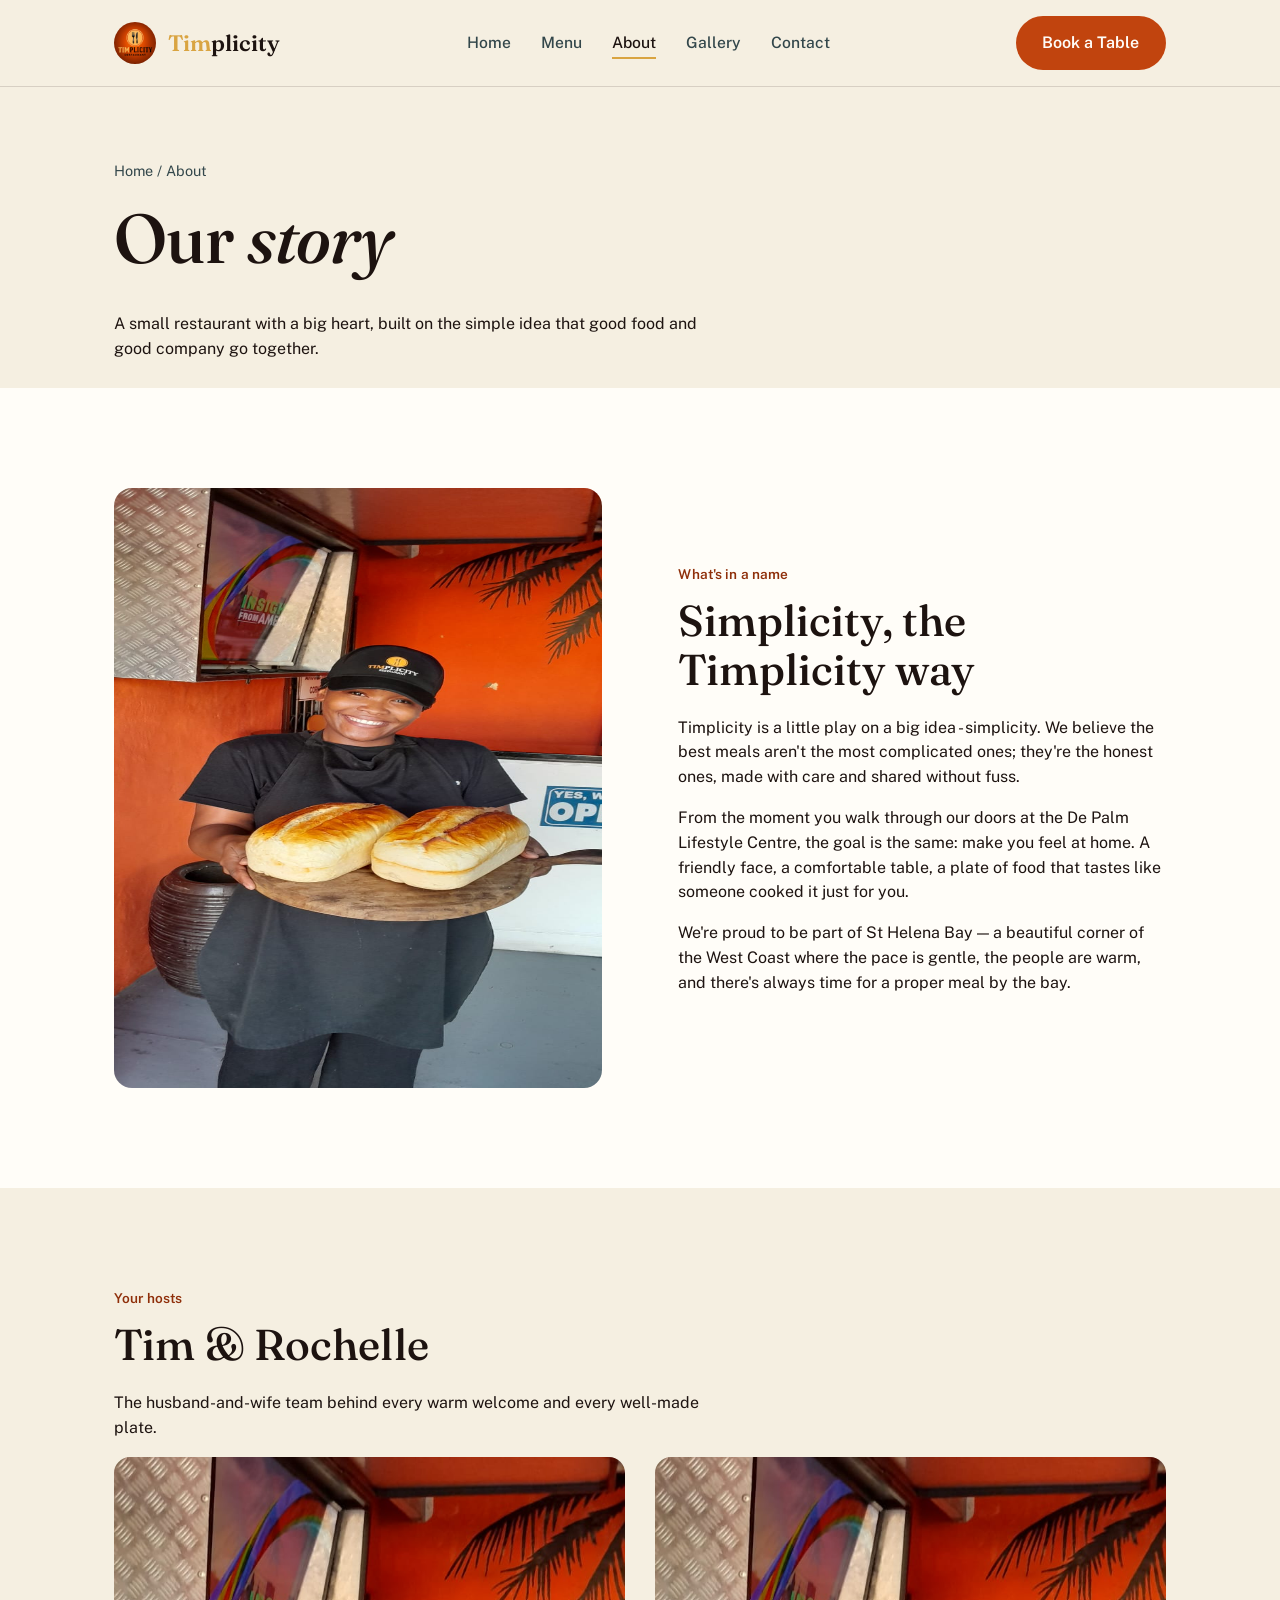
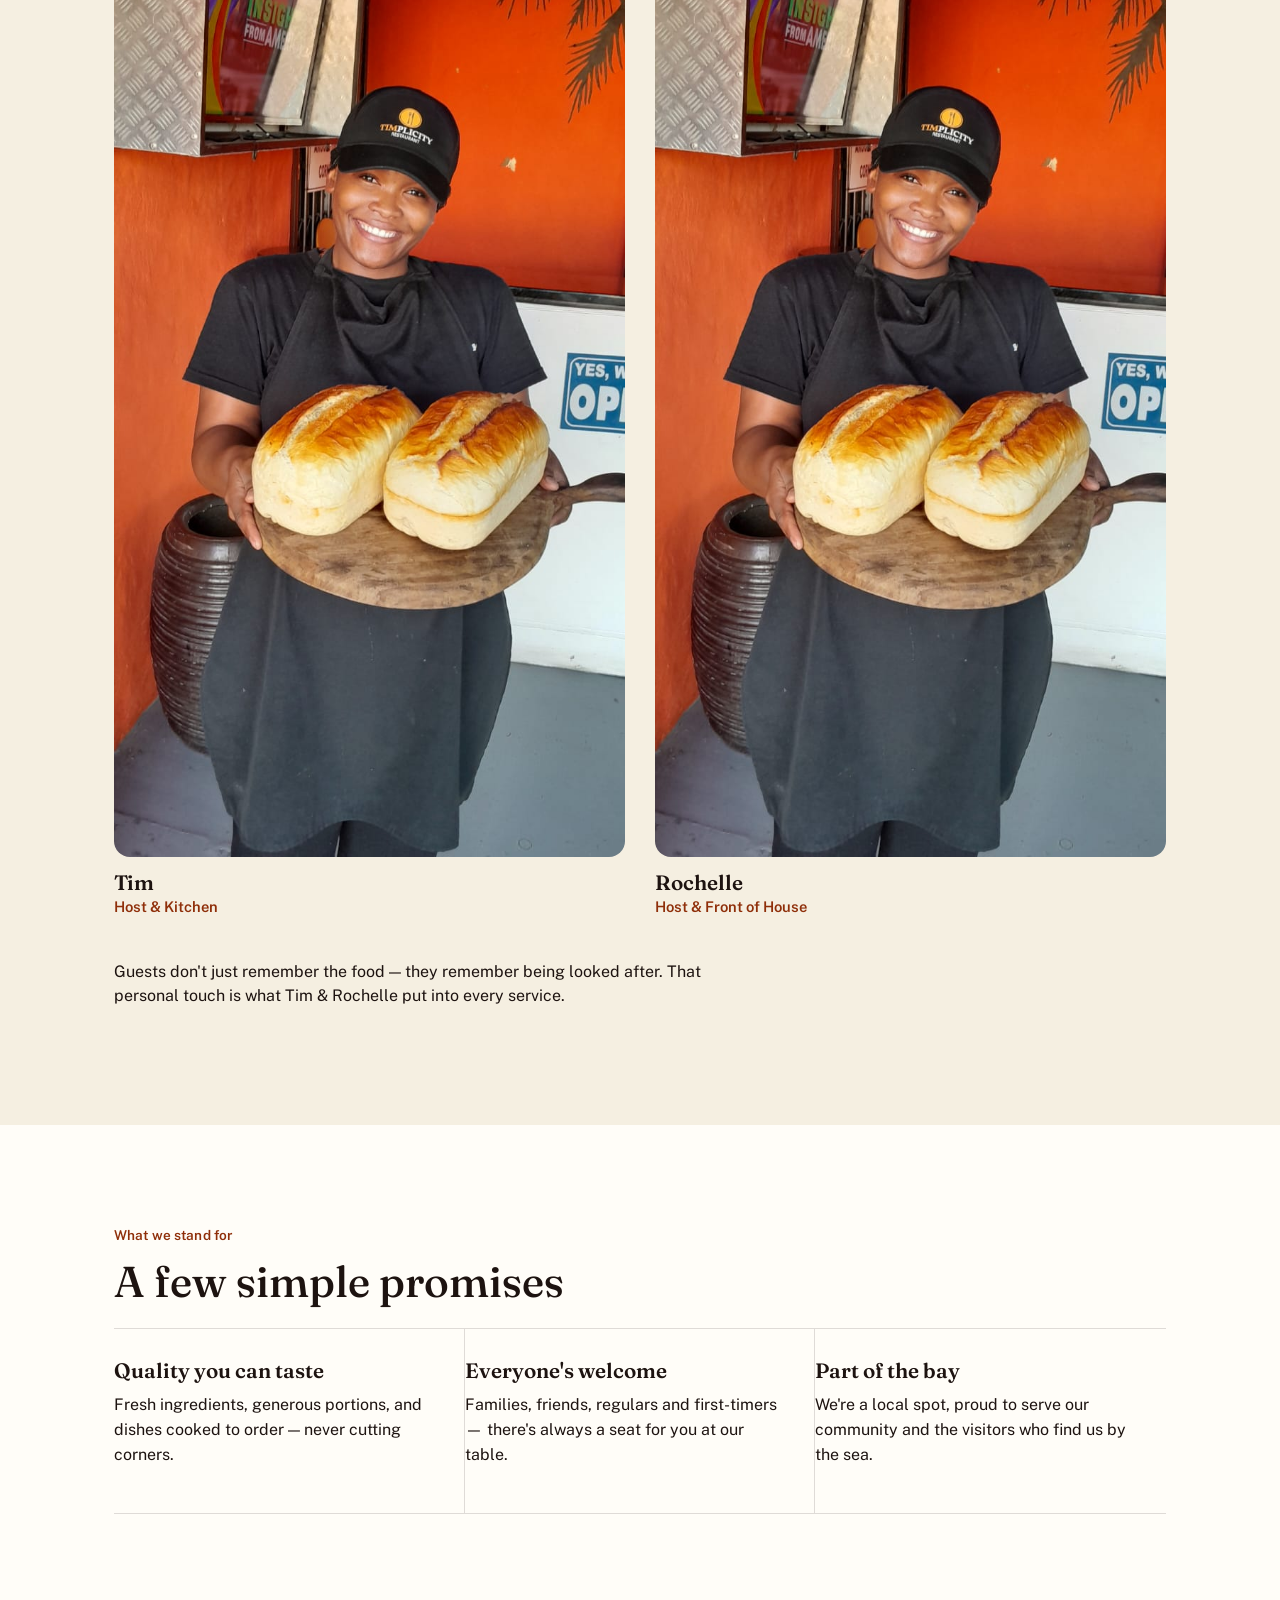
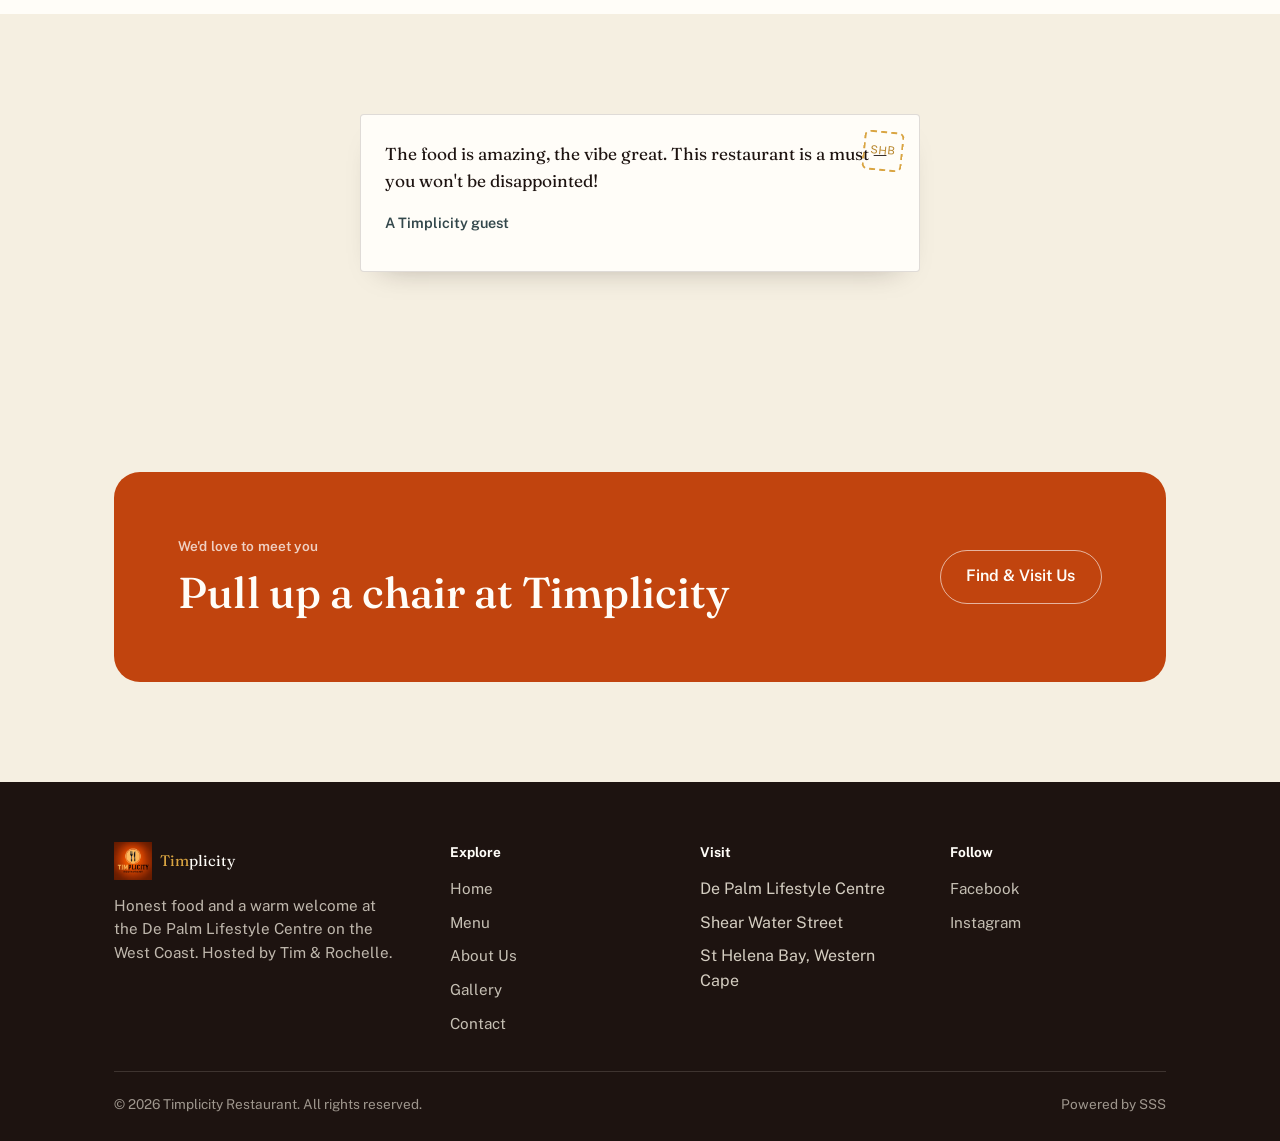
<file: about.html>
<!DOCTYPE html>
<html lang="en">
<head>
<meta charset="UTF-8">
<meta name="viewport" content="width=device-width, initial-scale=1.0">
<title>About | Timplicity Restaurant</title>
<meta name="description" content="The story of Timplicity — a warm, family-run restaurant at the De Palm Centre in St Helena Bay, hosted by Tim & Rochelle.">
<link rel="preconnect" href="https://fonts.googleapis.com">
<link rel="preconnect" href="https://fonts.gstatic.com" crossorigin>
<link href="https://fonts.googleapis.com/css2?family=Fraunces:ital,opsz,wght@0,9..144,400;0,9..144,500;0,9..144,600;1,9..144,500;1,9..144,600&family=Public+Sans:wght@400;500;600;700&display=swap" rel="stylesheet">
<link rel="icon" type="image/jpeg" href="assets/images/logo.jpeg">
<link rel="stylesheet" href="assets/css/style.css">
</head>
<body>

<header class="site-header">
  <div class="nav-row">
    <a class="wordmark" href="index.html"><span class="mark"><img src="assets/images/logo.jpeg" alt="Timplicity logo"></span><span class="type"><span class="tim">Tim</span><span class="plicity">plicity</span></span></a>
    <nav>
      <ul class="nav-links">
        <li><a href="index.html">Home</a></li>
        <li><a href="menu.html">Menu</a></li>
        <li><a href="about.html" aria-current="page">About</a></li>
        <li><a href="gallery.html">Gallery</a></li>
        <li><a href="contact.html">Contact</a></li>
      </ul>
    </nav>
    <div class="nav-actions">
      <a class="btn btn-primary" href="contact.html">Book a Table</a>
      <button class="nav-toggle" aria-label="Toggle menu" aria-expanded="false">
        <span></span><span></span><span></span>
      </button>
    </div>
  </div>
</header>

<main>
  <section class="page-intro">
    <div class="container">
      <a class="crumb" href="index.html">Home / About</a>
      <h1>Our <span class="italic">story</span></h1>
      <p class="lede">A small restaurant with a big heart, built on the simple idea that good food and good company go together.</p>
    </div>
  </section>

  <section style="background:var(--paper);">
    <div class="container two-col">
      <div class="col-media">
        <img src="assets/images/3.jpeg" alt="The Timplicity restaurant at the De Palm Lifestyle Centre" width="800" height="600">
      </div>
      <div>
        <p class="label">What's in a name</p>
        <h2>Simplicity, the Timplicity way</h2>
        <p>Timplicity is a little play on a big idea - simplicity. We believe the best meals aren't the most complicated ones; they're the honest ones, made with care and shared without fuss.</p>
        <p>From the moment you walk through our doors at the De Palm Lifestyle Centre, the goal is the same: make you feel at home. A friendly face, a comfortable table, a plate of food that tastes like someone cooked it just for you.</p>
        <p>We're proud to be part of St Helena Bay — a beautiful corner of the West Coast where the pace is gentle, the people are warm, and there's always time for a proper meal by the bay.</p>
      </div>
    </div>
  </section>

  <section>
    <div class="container">
      <p class="label">Your hosts</p>
      <h2>Tim &amp; Rochelle</h2>
      <p>The husband-and-wife team behind every warm welcome and every well-made plate.</p>
      <div class="hosts">
        <div class="host">
          <img src="assets/images/3.jpeg" alt="Tim, co-host of Timplicity" width="800" height="1000">
          <h3>Tim</h3>
          <p class="role">Host &amp; Kitchen</p>
        </div>
        <div class="host">
          <img src="assets/images/3.jpeg" alt="Rochelle, co-host of Timplicity" width="800" height="1000">
          <h3>Rochelle</h3>
          <p class="role">Host &amp; Front of House</p>
        </div>
      </div>
      <p style="margin-top:26px; max-width:64ch;">Guests don't just remember the food — they remember being looked after. That personal touch is what Tim &amp; Rochelle put into every service.</p>
    </div>
  </section>

  <section style="background:var(--paper);">
    <div class="container">
      <p class="label">What we stand for</p>
      <h2>A few simple promises</h2>
      <div class="promise-list">
        <div class="promise">
          <h3>Quality you can taste</h3>
          <p>Fresh ingredients, generous portions, and dishes cooked to order — never cutting corners.</p>
        </div>
        <div class="promise">
          <h3>Everyone's welcome</h3>
          <p>Families, friends, regulars and first-timers — there's always a seat for you at our table.</p>
        </div>
        <div class="promise">
          <h3>Part of the bay</h3>
          <p>We're a local spot, proud to serve our community and the visitors who find us by the sea.</p>
        </div>
      </div>
    </div>
  </section>

  <section>
    <div class="container">
      <div class="postcard" style="max-width:560px; margin:0 auto;">
        <div class="stamp">SHB</div>
        <p class="quote">The food is amazing, the vibe great. This restaurant is a must — you won't be disappointed!</p>
        <p class="who">A Timplicity guest</p>
      </div>
    </div>
  </section>

  <section>
    <div class="container">
      <div class="cta-banner">
        <div>
          <p class="label">We'd love to meet you</p>
          <h2>Pull up a chair at Timplicity</h2>
        </div>
        <a class="btn btn-on-dark" style="border:1.5px solid rgba(255,255,255,.6);" href="contact.html">Find &amp; Visit Us</a>
      </div>
    </div>
  </section>
</main>

<footer class="site-footer">
  <div class="container">
    <div class="footer-grid">
      <div>
        <a class="footer-word" href="index.html"><img class="mark" src="assets/images/logo.jpeg" alt="Timplicity logo"><span><span class="tim">Tim</span><span class="plicity">plicity</span></span></a>
        <p style="max-width:32ch; color:rgba(245,239,225,.75); font-size:0.95rem;">Honest food and a warm welcome at the De Palm Lifestyle Centre on the West Coast. Hosted by Tim &amp; Rochelle.</p>
      </div>
      <div>
        <h5>Explore</h5>
        <ul>
          <li><a href="index.html">Home</a></li>
          <li><a href="menu.html">Menu</a></li>
          <li><a href="about.html">About Us</a></li>
          <li><a href="gallery.html">Gallery</a></li>
          <li><a href="contact.html">Contact</a></li>
        </ul>
      </div>
      <div>
        <h5>Visit</h5>
        <ul>
          <li>De Palm Lifestyle Centre</li>
          <li>Shear Water Street</li>
          <li>St Helena Bay, Western Cape</li>
        </ul>
      </div>
      <div>
        <h5>Follow</h5>
        <ul>
          <li><a href="https://www.facebook.com/timplicity">Facebook</a></li>
          <li><a href="https://www.instagram.com/timplicity.restaurant/">Instagram</a></li>
        </ul>
      </div>
    </div>
    <div class="footer-bottom">
      <span>© 2026 Timplicity Restaurant. All rights reserved.</span>
      <a href="https://github.com/software-solutions-shb">Powered by SSS</a>
    </div>
  </div>
</footer>

<script src="assets/js/main.js"></script>
</body>
</html>
</file>
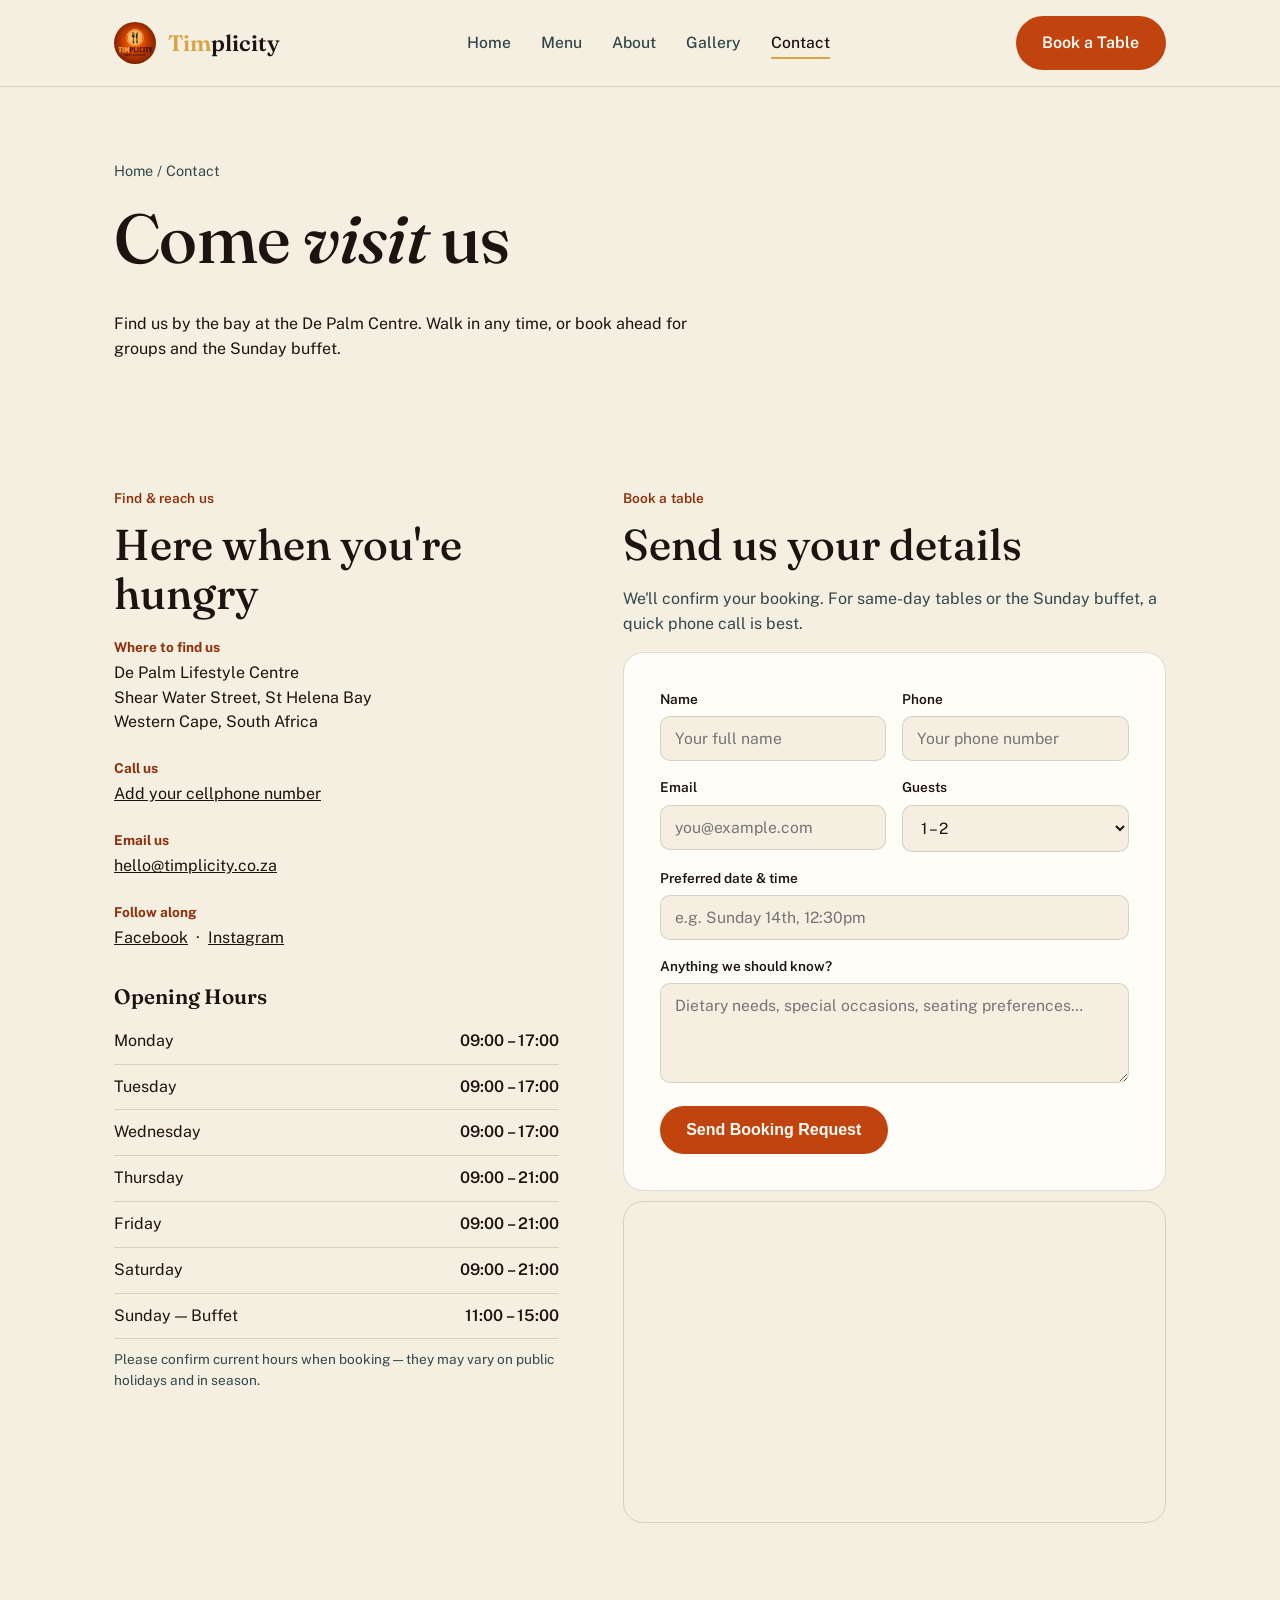
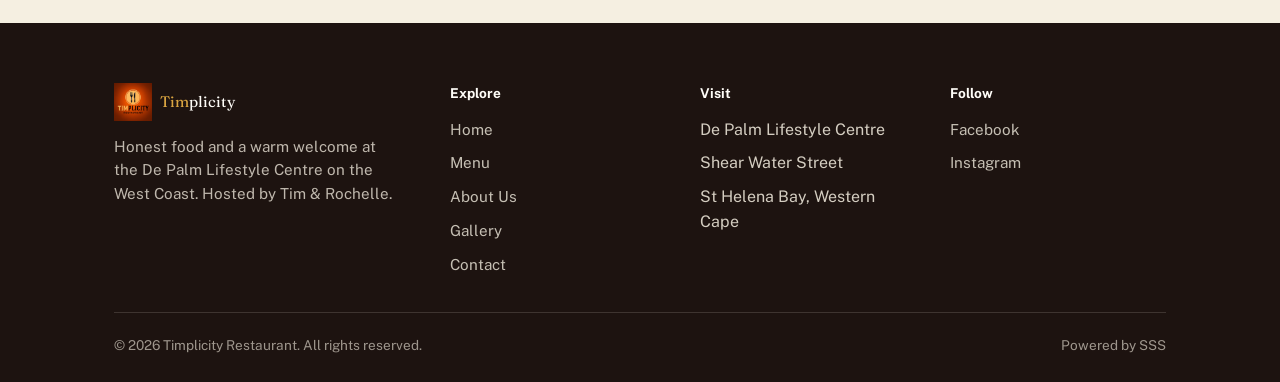
<file: contact.html>
<!DOCTYPE html>
<html lang="en">
<head>
<meta charset="UTF-8">
<meta name="viewport" content="width=device-width, initial-scale=1.0">
<title>Contact &amp; Bookings | Timplicity Restaurant</title>
<meta name="description" content="Find Timplicity at the De Palm Lifestyle Centre, Shear Water Street, St Helena Bay. Opening hours, directions, and table bookings.">
<link rel="preconnect" href="https://fonts.googleapis.com">
<link rel="preconnect" href="https://fonts.gstatic.com" crossorigin>
<link href="https://fonts.googleapis.com/css2?family=Fraunces:ital,opsz,wght@0,9..144,400;0,9..144,500;0,9..144,600;1,9..144,500;1,9..144,600&family=Public+Sans:wght@400;500;600;700&display=swap" rel="stylesheet">
<link rel="icon" type="image/jpeg" href="assets/images/logo.jpeg">
<link rel="stylesheet" href="assets/css/style.css">
</head>
<body>

<header class="site-header">
  <div class="nav-row">
    <a class="wordmark" href="index.html"><span class="mark"><img src="assets/images/logo.jpeg" alt="Timplicity logo"></span><span class="type"><span class="tim">Tim</span><span class="plicity">plicity</span></span></a>
    <nav>
      <ul class="nav-links">
        <li><a href="index.html">Home</a></li>
        <li><a href="menu.html">Menu</a></li>
        <li><a href="about.html">About</a></li>
        <li><a href="gallery.html">Gallery</a></li>
        <li><a href="contact.html" aria-current="page">Contact</a></li>
      </ul>
    </nav>
    <div class="nav-actions">
      <a class="btn btn-primary" href="#book">Book a Table</a>
      <button class="nav-toggle" aria-label="Toggle menu" aria-expanded="false">
        <span></span><span></span><span></span>
      </button>
    </div>
  </div>
</header>

<main>
  <section class="page-intro">
    <div class="container">
      <a class="crumb" href="index.html">Home / Contact</a>
      <h1>Come <span class="italic">visit</span> us</h1>
      <p class="lede">Find us by the bay at the De Palm Centre. Walk in any time, or book ahead for groups and the Sunday buffet.</p>
    </div>
  </section>

  <section>
    <div class="container contact-grid">
      <div>
        <p class="label">Find &amp; reach us</p>
        <h2>Here when you're hungry</h2>

        <div class="info-block">
          <h4>Where to find us</h4>
          <p>De Palm Lifestyle Centre<br>Shear Water Street, St Helena Bay<br>Western Cape, South Africa</p>
        </div>
        <div class="info-block">
          <h4>Call us</h4>
          <p><a href="tel:+27000000000">Add your cellphone number</a></p>
        </div>
        <div class="info-block">
          <h4>Email us</h4>
          <p><a href="mailto:hello@timplicity.co.za">hello@timplicity.co.za</a></p>
        </div>
        <div class="info-block">
          <h4>Follow along</h4>
          <p><a href="https://www.facebook.com/timplicity">Facebook</a> &nbsp;·&nbsp; <a href="https://www.instagram.com/timplicity.restaurant/">Instagram</a></p>
        </div>

        <h3 style="margin-top:34px;">Opening Hours</h3>
        <table class="hours">
          <tr><td>Monday</td><td>09:00 – 17:00</td></tr>
          <tr><td>Tuesday</td><td>09:00 – 17:00</td></tr>
          <tr><td>Wednesday</td><td>09:00 – 17:00</td></tr>
          <tr><td>Thursday</td><td>09:00 – 21:00</td></tr>
          <tr><td>Friday</td><td>09:00 – 21:00</td></tr>
          <tr><td>Saturday</td><td>09:00 – 21:00</td></tr>
          <tr><td>Sunday — Buffet</td><td>11:00 – 15:00</td></tr>
        </table>
        <p class="form-note">Please confirm current hours when booking — they may vary on public holidays and in season.</p>
      </div>

      <div id="book">
        <p class="label">Book a table</p>
        <h2 style="margin-bottom:0.4em;">Send us your details</h2>
        <p style="color:var(--ink-soft);">We'll confirm your booking. For same-day tables or the Sunday buffet, a quick phone call is best.</p>

        <form class="form-grid booking-form">
          <div>
            <label for="name">Name</label>
            <input id="name" name="name" type="text" placeholder="Your full name" required>
          </div>
          <div>
            <label for="phone">Phone</label>
            <input id="phone" name="phone" type="tel" placeholder="Your phone number" required>
          </div>
          <div>
            <label for="email">Email</label>
            <input id="email" name="email" type="email" placeholder="you@example.com">
          </div>
          <div>
            <label for="guests">Guests</label>
            <select id="guests" name="guests">
              <option>1 – 2</option>
              <option>3 – 4</option>
              <option>5 – 6</option>
              <option>7 – 10</option>
              <option>10+</option>
            </select>
          </div>
          <div class="full">
            <label for="datetime">Preferred date &amp; time</label>
            <input id="datetime" name="datetime" type="text" placeholder="e.g. Sunday 14th, 12:30pm">
          </div>
          <div class="full">
            <label for="notes">Anything we should know?</label>
            <textarea id="notes" name="notes" placeholder="Dietary needs, special occasions, seating preferences…"></textarea>
          </div>
          <div class="full">
            <button class="btn btn-primary" type="submit">Send Booking Request</button>
            <p class="form-result form-note" style="display:none; margin-top:14px;"></p>
          </div>
        </form>

        <div class="map-embed">
          <iframe src="https://www.google.com/maps?q=De%20Palm%20Lifestyle%20Centre%2C%20Shear%20Water%20Street%2C%20St%20Helena%20Bay&output=embed" loading="lazy" title="Map to Timplicity, De Palm Lifestyle Centre, St Helena Bay"></iframe>
        </div>
      </div>
    </div>
  </section>
</main>

<footer class="site-footer">
  <div class="container">
    <div class="footer-grid">
      <div>
        <a class="footer-word" href="index.html"><img class="mark" src="assets/images/logo.jpeg" alt="Timplicity logo"><span><span class="tim">Tim</span><span class="plicity">plicity</span></span></a>
        <p style="max-width:32ch; color:rgba(245,239,225,.75); font-size:0.95rem;">Honest food and a warm welcome at the De Palm Lifestyle Centre on the West Coast. Hosted by Tim &amp; Rochelle.</p>
      </div>
      <div>
        <h5>Explore</h5>
        <ul>
          <li><a href="index.html">Home</a></li>
          <li><a href="menu.html">Menu</a></li>
          <li><a href="about.html">About Us</a></li>
          <li><a href="gallery.html">Gallery</a></li>
          <li><a href="contact.html">Contact</a></li>
        </ul>
      </div>
      <div>
        <h5>Visit</h5>
        <ul>
          <li>De Palm Lifestyle Centre</li>
          <li>Shear Water Street</li>
          <li>St Helena Bay, Western Cape</li>
        </ul>
      </div>
      <div>
        <h5>Follow</h5>
        <ul>
          <li><a href="https://www.facebook.com/timplicity">Facebook</a></li>
          <li><a href="https://www.instagram.com/timplicity.restaurant/">Instagram</a></li>
        </ul>
      </div>
    </div>
    <div class="footer-bottom">
      <span>© 2026 Timplicity Restaurant. All rights reserved.</span>
      <a href="https://github.com/software-solutions-shb">Powered by SSS</a>
    </div>
  </div>
</footer>

<script src="assets/js/main.js"></script>
</body>
</html>
</file>
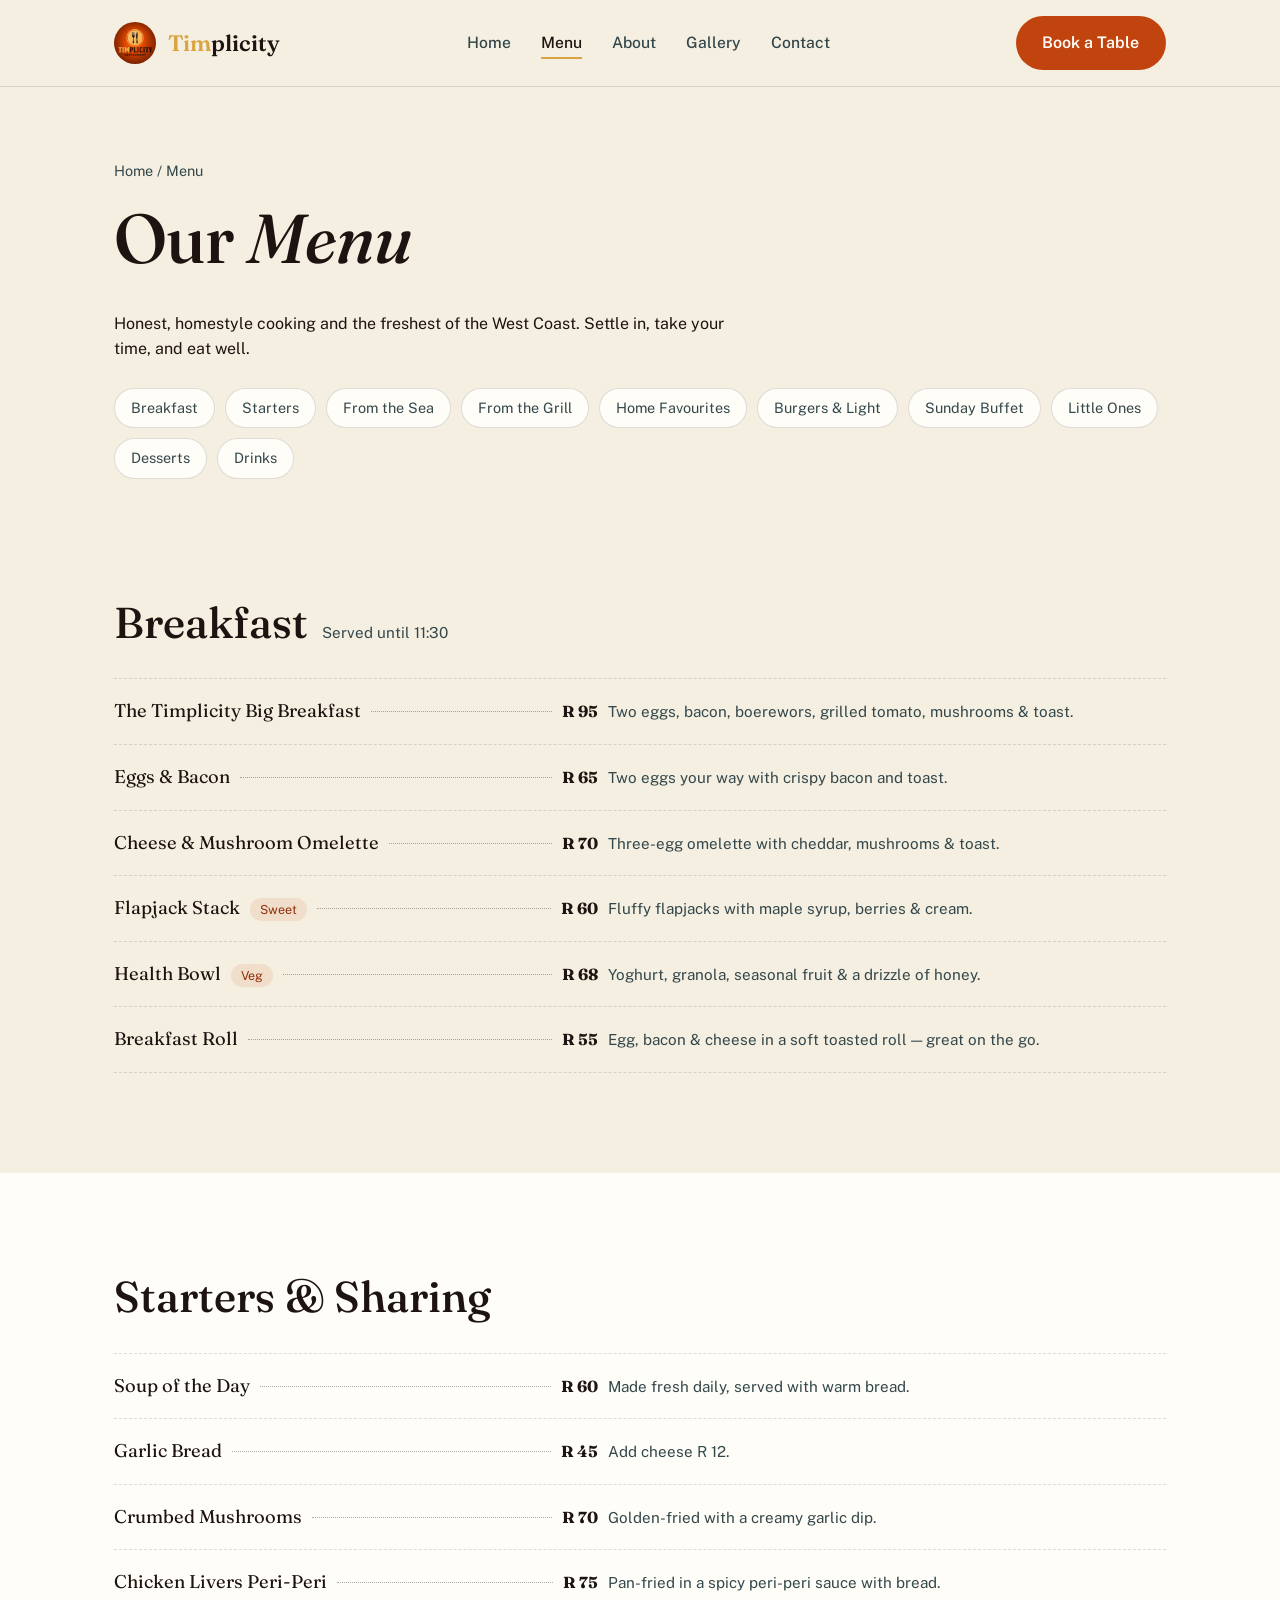
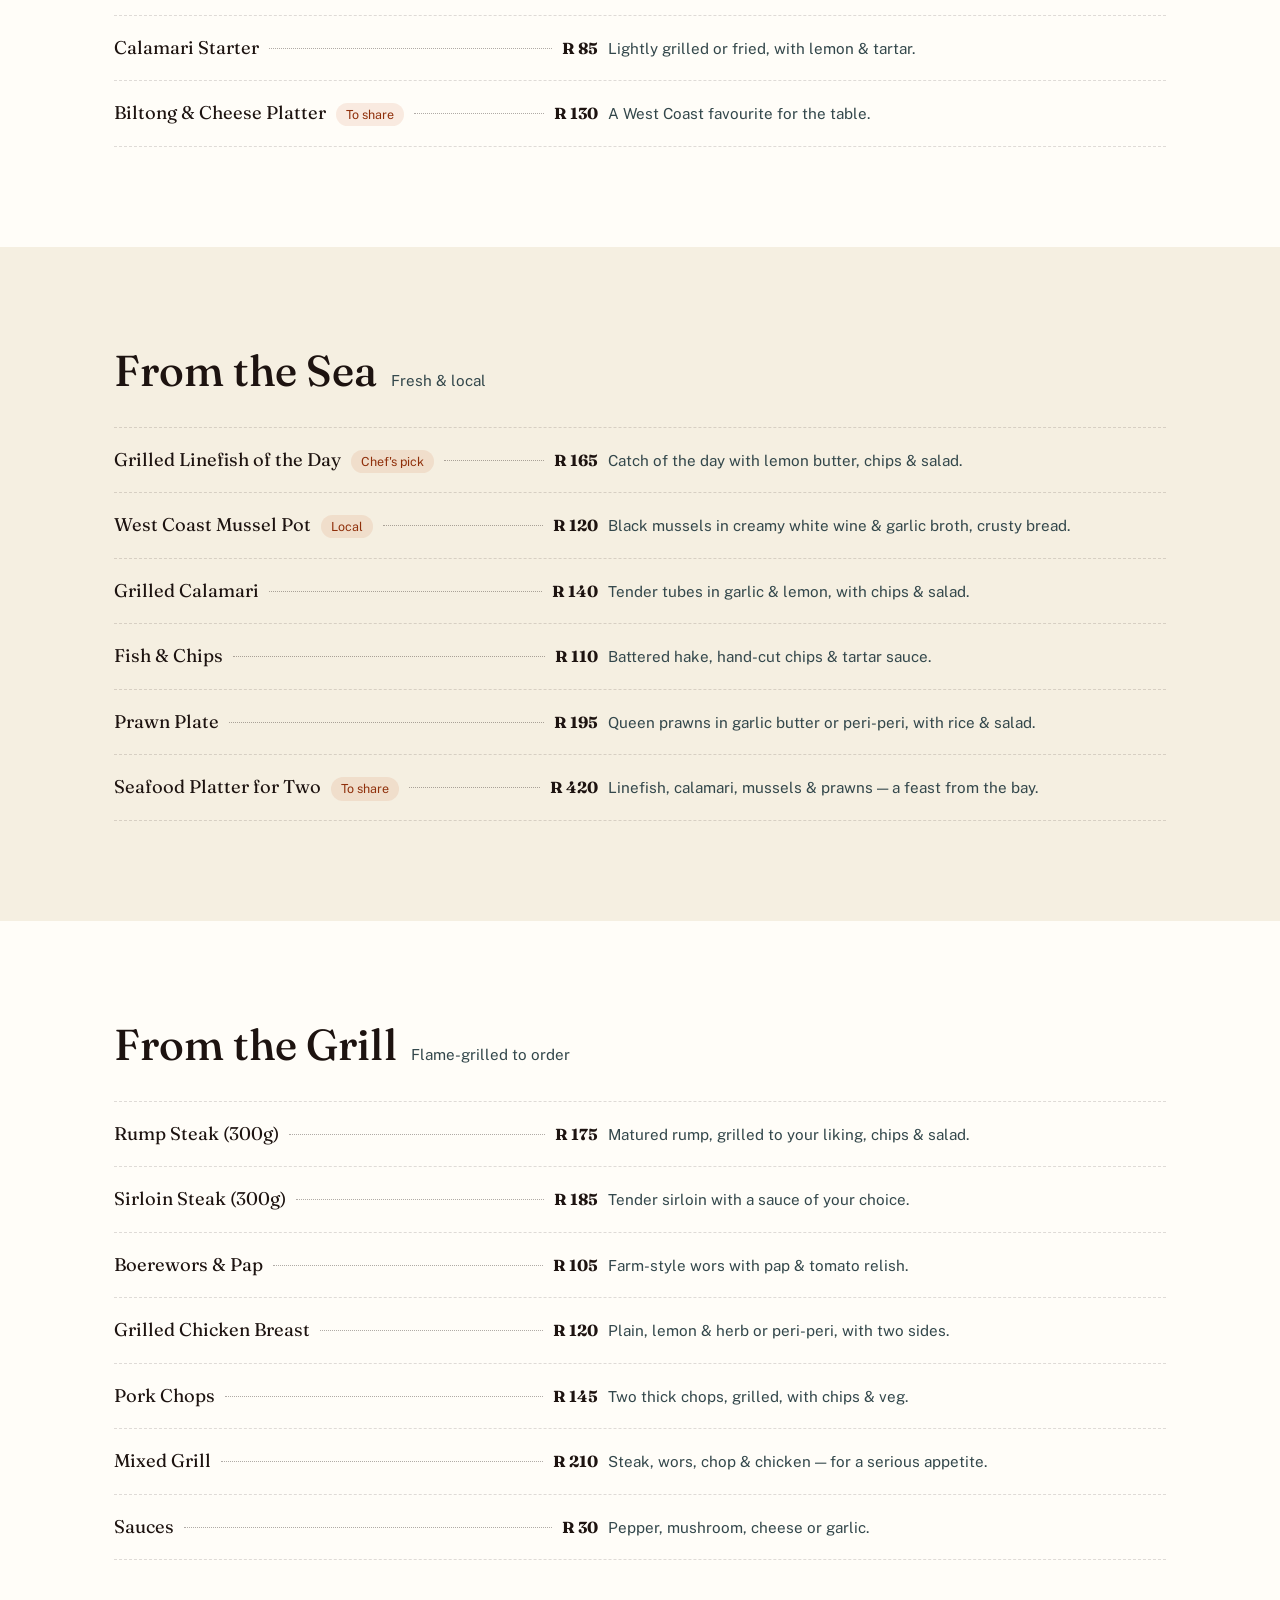
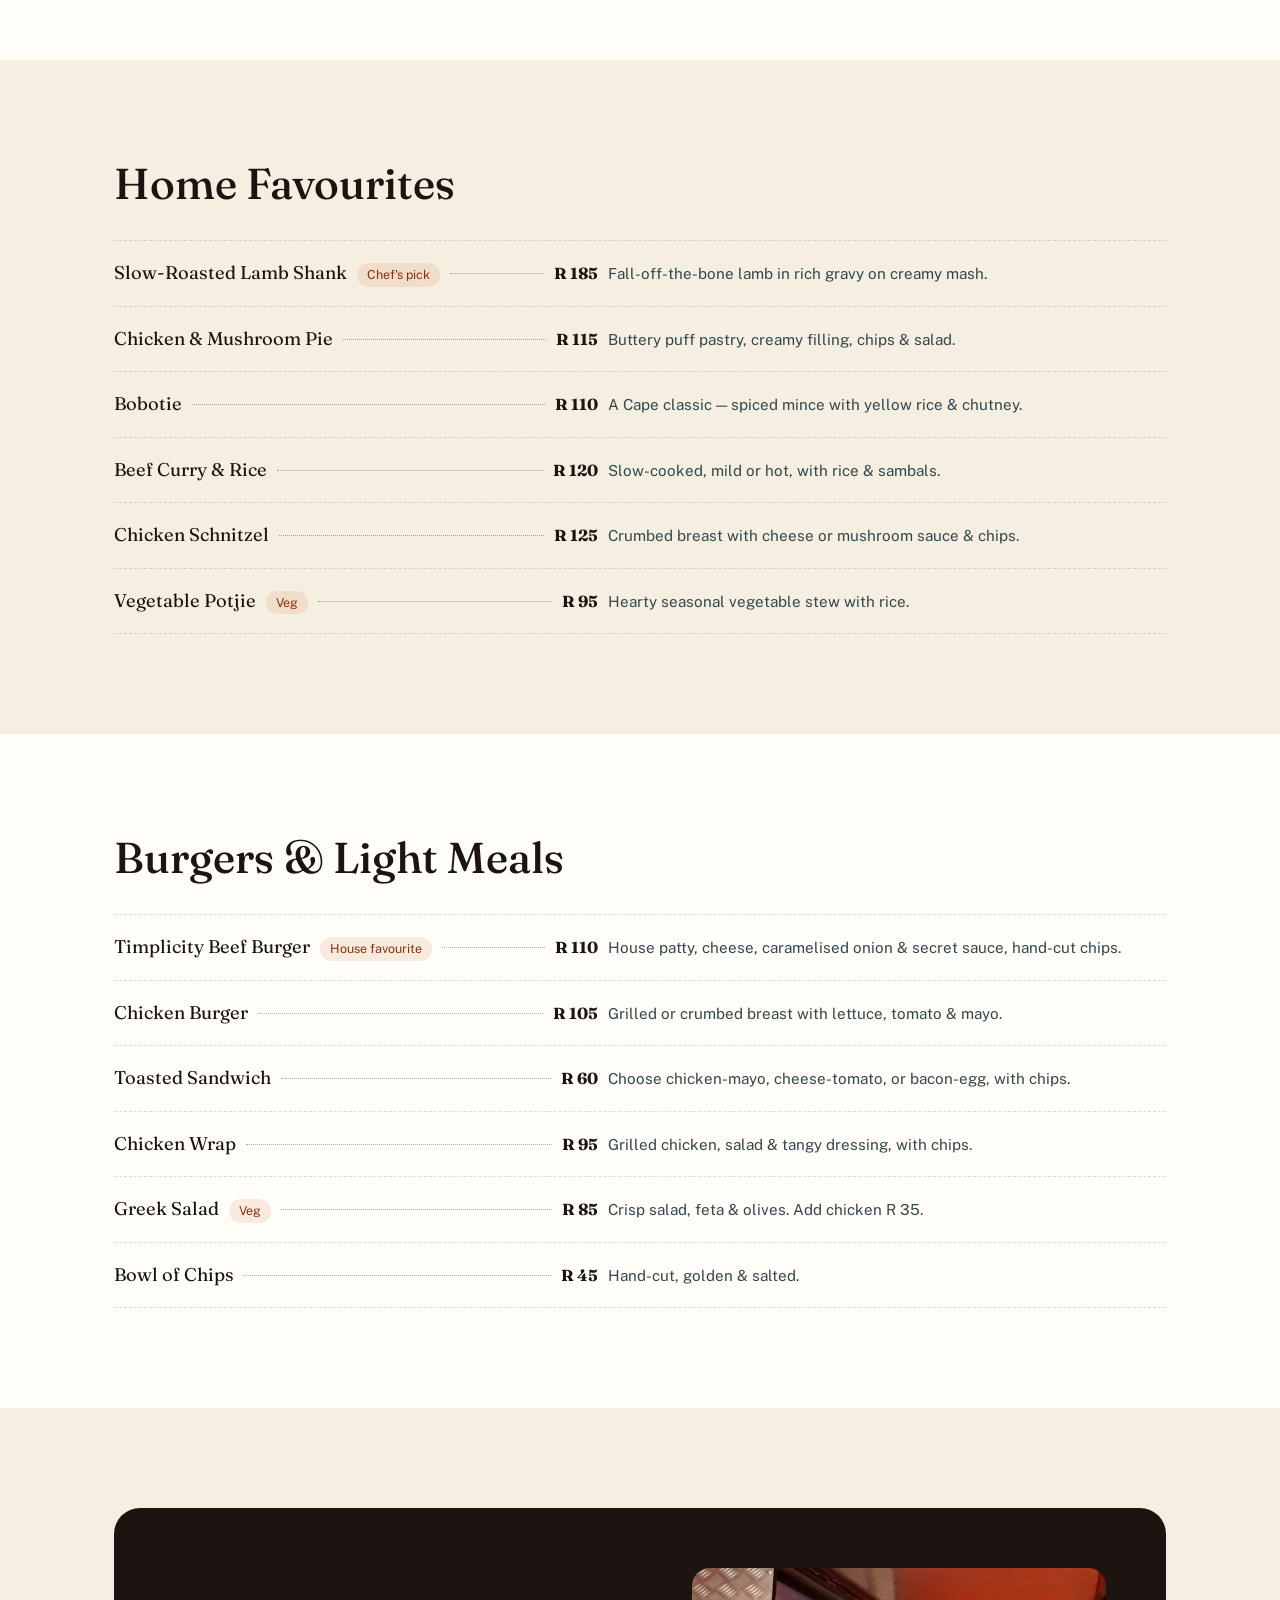
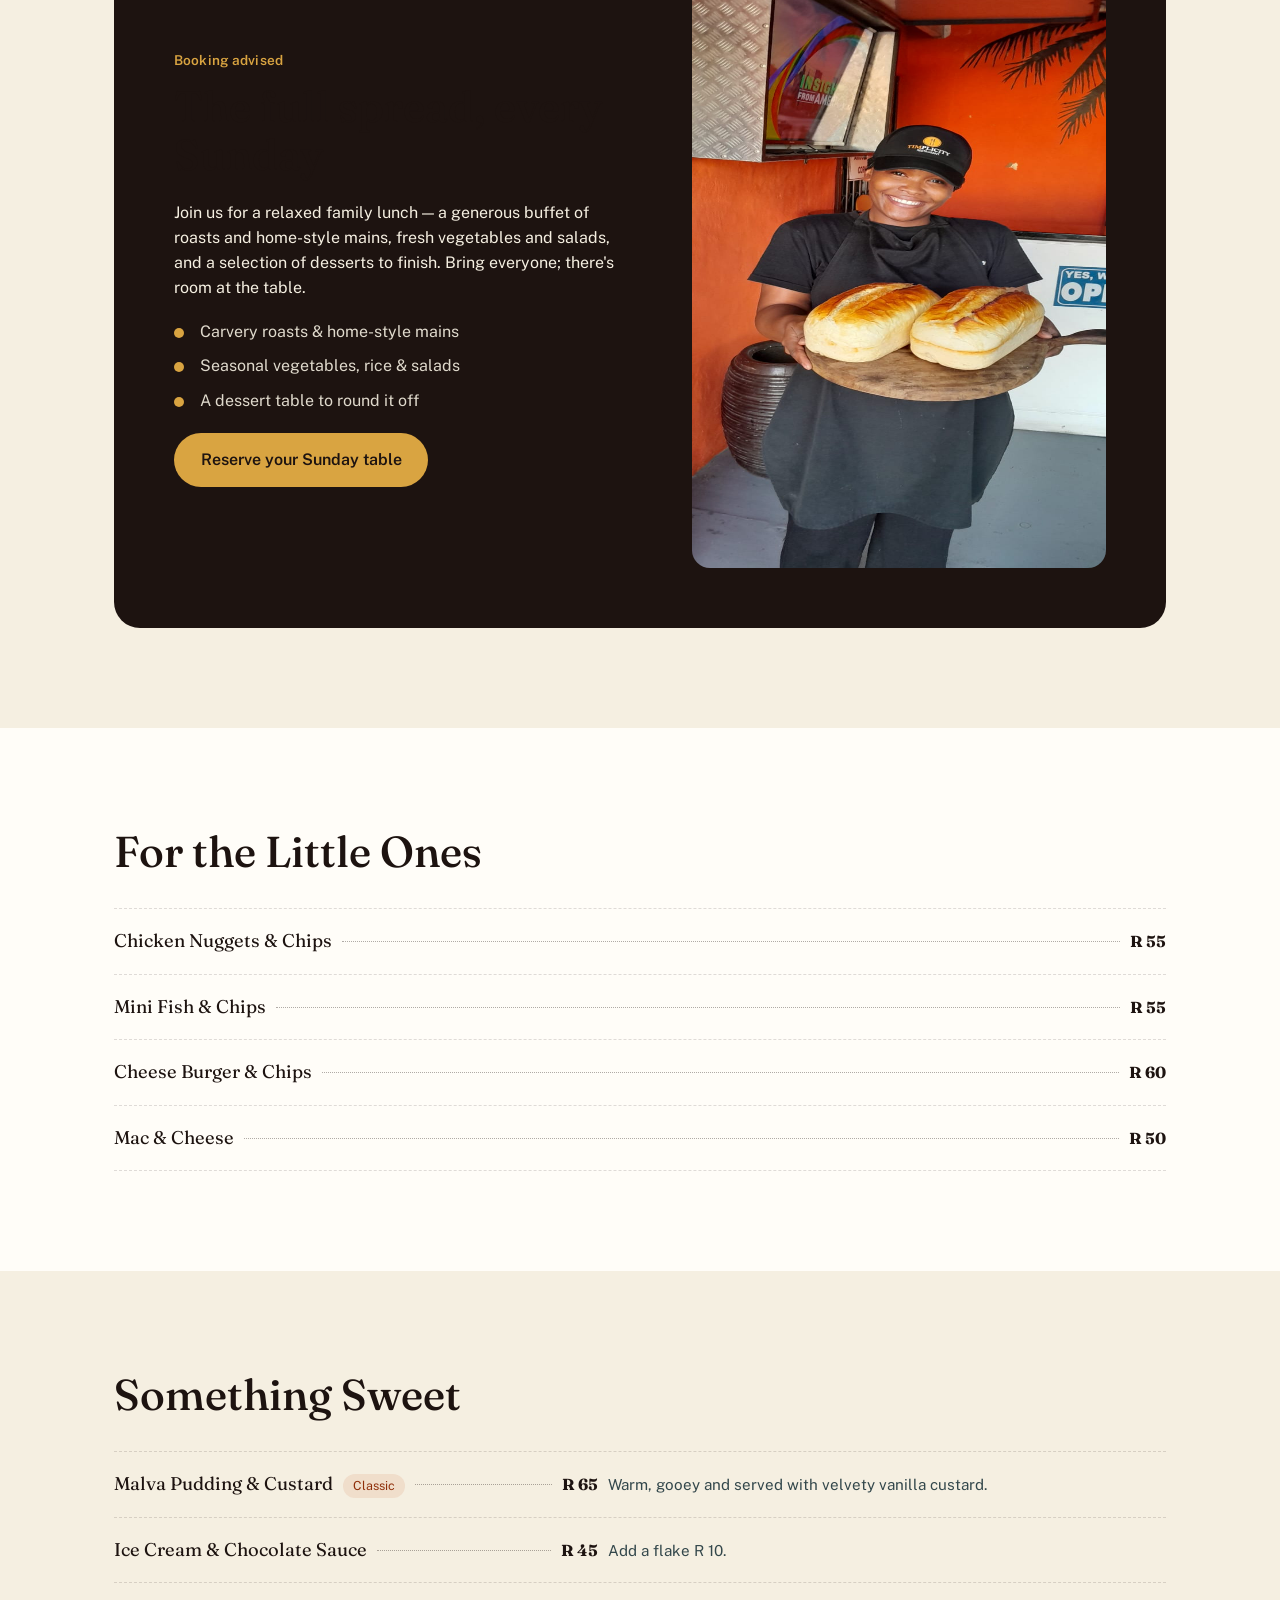
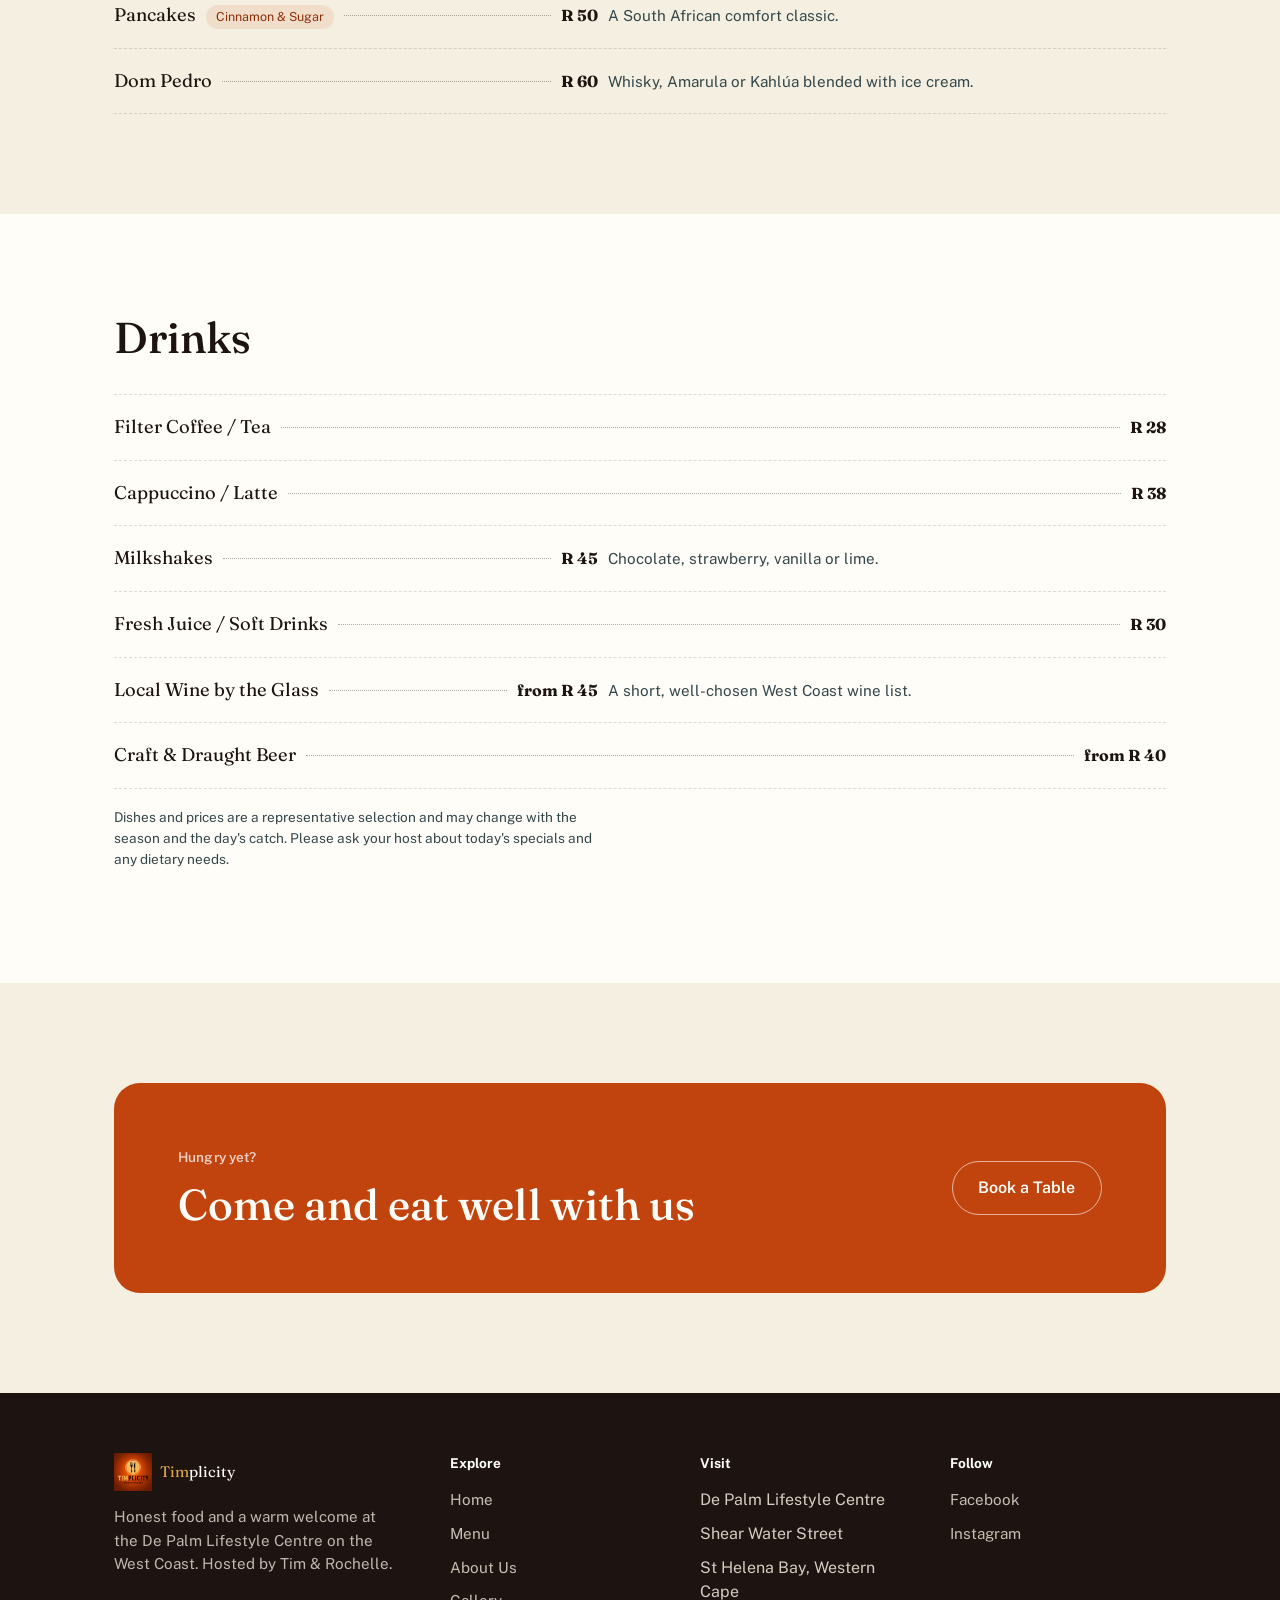
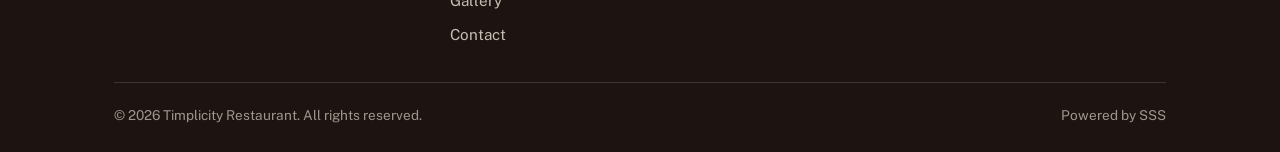
<file: menu.html>
<!DOCTYPE html>
<html lang="en">
<head>
<meta charset="UTF-8">
<meta name="viewport" content="width=device-width, initial-scale=1.0">
<title>Menu | Timplicity Restaurant</title>
<meta name="description" content="Explore the Timplicity menu — hearty breakfasts, fresh West Coast seafood, flame-grilled favourites, home-style mains, burgers, desserts and our famous Sunday buffet.">
<link rel="preconnect" href="https://fonts.googleapis.com">
<link rel="preconnect" href="https://fonts.gstatic.com" crossorigin>
<link href="https://fonts.googleapis.com/css2?family=Fraunces:ital,opsz,wght@0,9..144,400;0,9..144,500;0,9..144,600;1,9..144,500;1,9..144,600&family=Public+Sans:wght@400;500;600;700&display=swap" rel="stylesheet">
<link rel="icon" type="image/jpeg" href="assets/images/logo.jpeg">
<link rel="stylesheet" href="assets/css/style.css">
</head>
<body>

<header class="site-header">
  <div class="nav-row">
    <a class="wordmark" href="index.html"><span class="mark"><img src="assets/images/logo.jpeg" alt="Timplicity logo"></span><span class="type"><span class="tim">Tim</span><span class="plicity">plicity</span></span></a>
    <nav>
      <ul class="nav-links">
        <li><a href="index.html">Home</a></li>
        <li><a href="menu.html" aria-current="page">Menu</a></li>
        <li><a href="about.html">About</a></li>
        <li><a href="gallery.html">Gallery</a></li>
        <li><a href="contact.html">Contact</a></li>
      </ul>
    </nav>
    <div class="nav-actions">
      <a class="btn btn-primary" href="contact.html">Book a Table</a>
      <button class="nav-toggle" aria-label="Toggle menu" aria-expanded="false">
        <span></span><span></span><span></span>
      </button>
    </div>
  </div>
</header>

<main>
  <section class="page-intro">
    <div class="container">
      <a class="crumb" href="index.html">Home / Menu</a>
      <h1>Our <span class="italic">Menu</span></h1>
      <p class="lede">Honest, homestyle cooking and the freshest of the West Coast. Settle in, take your time, and eat well.</p>
      <div class="chip-row">
        <a class="chip" href="#breakfast">Breakfast</a>
        <a class="chip" href="#starters">Starters</a>
        <a class="chip" href="#sea">From the Sea</a>
        <a class="chip" href="#grill">From the Grill</a>
        <a class="chip" href="#mains">Home Favourites</a>
        <a class="chip" href="#burgers">Burgers &amp; Light</a>
        <a class="chip" href="#sunday">Sunday Buffet</a>
        <a class="chip" href="#kids">Little Ones</a>
        <a class="chip" href="#desserts">Desserts</a>
        <a class="chip" href="#drinks">Drinks</a>
      </div>
    </div>
  </section>

  <section id="breakfast" class="menu-section">
    <div class="container">
      <div class="menu-section-title"><h2>Breakfast</h2><span class="sub">Served until 11:30</span></div>
      <div class="menu-list">
        <div class="menu-item"><span class="name">The Timplicity Big Breakfast</span><span class="leader"></span><span class="price">R 95</span><p class="desc">Two eggs, bacon, boerewors, grilled tomato, mushrooms &amp; toast.</p></div>
        <div class="menu-item"><span class="name">Eggs &amp; Bacon</span><span class="leader"></span><span class="price">R 65</span><p class="desc">Two eggs your way with crispy bacon and toast.</p></div>
        <div class="menu-item"><span class="name">Cheese &amp; Mushroom Omelette</span><span class="leader"></span><span class="price">R 70</span><p class="desc">Three-egg omelette with cheddar, mushrooms &amp; toast.</p></div>
        <div class="menu-item"><span class="name">Flapjack Stack</span><span class="tag">Sweet</span><span class="leader"></span><span class="price">R 60</span><p class="desc">Fluffy flapjacks with maple syrup, berries &amp; cream.</p></div>
        <div class="menu-item"><span class="name">Health Bowl</span><span class="tag">Veg</span><span class="leader"></span><span class="price">R 68</span><p class="desc">Yoghurt, granola, seasonal fruit &amp; a drizzle of honey.</p></div>
        <div class="menu-item"><span class="name">Breakfast Roll</span><span class="leader"></span><span class="price">R 55</span><p class="desc">Egg, bacon &amp; cheese in a soft toasted roll — great on the go.</p></div>
      </div>
    </div>
  </section>

  <section id="starters" class="menu-section" style="background:var(--paper);">
    <div class="container">
      <div class="menu-section-title"><h2>Starters &amp; Sharing</h2></div>
      <div class="menu-list">
        <div class="menu-item"><span class="name">Soup of the Day</span><span class="leader"></span><span class="price">R 60</span><p class="desc">Made fresh daily, served with warm bread.</p></div>
        <div class="menu-item"><span class="name">Garlic Bread</span><span class="leader"></span><span class="price">R 45</span><p class="desc">Add cheese R 12.</p></div>
        <div class="menu-item"><span class="name">Crumbed Mushrooms</span><span class="leader"></span><span class="price">R 70</span><p class="desc">Golden-fried with a creamy garlic dip.</p></div>
        <div class="menu-item"><span class="name">Chicken Livers Peri-Peri</span><span class="leader"></span><span class="price">R 75</span><p class="desc">Pan-fried in a spicy peri-peri sauce with bread.</p></div>
        <div class="menu-item"><span class="name">Calamari Starter</span><span class="leader"></span><span class="price">R 85</span><p class="desc">Lightly grilled or fried, with lemon &amp; tartar.</p></div>
        <div class="menu-item"><span class="name">Biltong &amp; Cheese Platter</span><span class="tag">To share</span><span class="leader"></span><span class="price">R 130</span><p class="desc">A West Coast favourite for the table.</p></div>
      </div>
    </div>
  </section>

  <section id="sea" class="menu-section">
    <div class="container">
      <div class="menu-section-title"><h2>From the Sea</h2><span class="sub">Fresh &amp; local</span></div>
      <div class="menu-list">
        <div class="menu-item"><span class="name">Grilled Linefish of the Day</span><span class="tag">Chef's pick</span><span class="leader"></span><span class="price">R 165</span><p class="desc">Catch of the day with lemon butter, chips &amp; salad.</p></div>
        <div class="menu-item"><span class="name">West Coast Mussel Pot</span><span class="tag">Local</span><span class="leader"></span><span class="price">R 120</span><p class="desc">Black mussels in creamy white wine &amp; garlic broth, crusty bread.</p></div>
        <div class="menu-item"><span class="name">Grilled Calamari</span><span class="leader"></span><span class="price">R 140</span><p class="desc">Tender tubes in garlic &amp; lemon, with chips &amp; salad.</p></div>
        <div class="menu-item"><span class="name">Fish &amp; Chips</span><span class="leader"></span><span class="price">R 110</span><p class="desc">Battered hake, hand-cut chips &amp; tartar sauce.</p></div>
        <div class="menu-item"><span class="name">Prawn Plate</span><span class="leader"></span><span class="price">R 195</span><p class="desc">Queen prawns in garlic butter or peri-peri, with rice &amp; salad.</p></div>
        <div class="menu-item"><span class="name">Seafood Platter for Two</span><span class="tag">To share</span><span class="leader"></span><span class="price">R 420</span><p class="desc">Linefish, calamari, mussels &amp; prawns — a feast from the bay.</p></div>
      </div>
    </div>
  </section>

  <section id="grill" class="menu-section" style="background:var(--paper);">
    <div class="container">
      <div class="menu-section-title"><h2>From the Grill</h2><span class="sub">Flame-grilled to order</span></div>
      <div class="menu-list">
        <div class="menu-item"><span class="name">Rump Steak (300g)</span><span class="leader"></span><span class="price">R 175</span><p class="desc">Matured rump, grilled to your liking, chips &amp; salad.</p></div>
        <div class="menu-item"><span class="name">Sirloin Steak (300g)</span><span class="leader"></span><span class="price">R 185</span><p class="desc">Tender sirloin with a sauce of your choice.</p></div>
        <div class="menu-item"><span class="name">Boerewors &amp; Pap</span><span class="leader"></span><span class="price">R 105</span><p class="desc">Farm-style wors with pap &amp; tomato relish.</p></div>
        <div class="menu-item"><span class="name">Grilled Chicken Breast</span><span class="leader"></span><span class="price">R 120</span><p class="desc">Plain, lemon &amp; herb or peri-peri, with two sides.</p></div>
        <div class="menu-item"><span class="name">Pork Chops</span><span class="leader"></span><span class="price">R 145</span><p class="desc">Two thick chops, grilled, with chips &amp; veg.</p></div>
        <div class="menu-item"><span class="name">Mixed Grill</span><span class="leader"></span><span class="price">R 210</span><p class="desc">Steak, wors, chop &amp; chicken — for a serious appetite.</p></div>
        <div class="menu-item"><span class="name">Sauces</span><span class="leader"></span><span class="price">R 30</span><p class="desc">Pepper, mushroom, cheese or garlic.</p></div>
      </div>
    </div>
  </section>

  <section id="mains" class="menu-section">
    <div class="container">
      <div class="menu-section-title"><h2>Home Favourites</h2></div>
      <div class="menu-list">
        <div class="menu-item"><span class="name">Slow-Roasted Lamb Shank</span><span class="tag">Chef's pick</span><span class="leader"></span><span class="price">R 185</span><p class="desc">Fall-off-the-bone lamb in rich gravy on creamy mash.</p></div>
        <div class="menu-item"><span class="name">Chicken &amp; Mushroom Pie</span><span class="leader"></span><span class="price">R 115</span><p class="desc">Buttery puff pastry, creamy filling, chips &amp; salad.</p></div>
        <div class="menu-item"><span class="name">Bobotie</span><span class="leader"></span><span class="price">R 110</span><p class="desc">A Cape classic — spiced mince with yellow rice &amp; chutney.</p></div>
        <div class="menu-item"><span class="name">Beef Curry &amp; Rice</span><span class="leader"></span><span class="price">R 120</span><p class="desc">Slow-cooked, mild or hot, with rice &amp; sambals.</p></div>
        <div class="menu-item"><span class="name">Chicken Schnitzel</span><span class="leader"></span><span class="price">R 125</span><p class="desc">Crumbed breast with cheese or mushroom sauce &amp; chips.</p></div>
        <div class="menu-item"><span class="name">Vegetable Potjie</span><span class="tag">Veg</span><span class="leader"></span><span class="price">R 95</span><p class="desc">Hearty seasonal vegetable stew with rice.</p></div>
      </div>
    </div>
  </section>

  <section id="burgers" class="menu-section" style="background:var(--paper);">
    <div class="container">
      <div class="menu-section-title"><h2>Burgers &amp; Light Meals</h2></div>
      <div class="menu-list">
        <div class="menu-item"><span class="name">Timplicity Beef Burger</span><span class="tag">House favourite</span><span class="leader"></span><span class="price">R 110</span><p class="desc">House patty, cheese, caramelised onion &amp; secret sauce, hand-cut chips.</p></div>
        <div class="menu-item"><span class="name">Chicken Burger</span><span class="leader"></span><span class="price">R 105</span><p class="desc">Grilled or crumbed breast with lettuce, tomato &amp; mayo.</p></div>
        <div class="menu-item"><span class="name">Toasted Sandwich</span><span class="leader"></span><span class="price">R 60</span><p class="desc">Choose chicken-mayo, cheese-tomato, or bacon-egg, with chips.</p></div>
        <div class="menu-item"><span class="name">Chicken Wrap</span><span class="leader"></span><span class="price">R 95</span><p class="desc">Grilled chicken, salad &amp; tangy dressing, with chips.</p></div>
        <div class="menu-item"><span class="name">Greek Salad</span><span class="tag">Veg</span><span class="leader"></span><span class="price">R 85</span><p class="desc">Crisp salad, feta &amp; olives. Add chicken R 35.</p></div>
        <div class="menu-item"><span class="name">Bowl of Chips</span><span class="leader"></span><span class="price">R 45</span><p class="desc">Hand-cut, golden &amp; salted.</p></div>
      </div>
    </div>
  </section>

  <section id="sunday" class="menu-section">
    <div class="container">
      <div class="buffet">
        <div>
          <p class="label on-dark">Booking advised</p>
          <h2>The full spread, every Sunday</h2>
          <p>Join us for a relaxed family lunch — a generous buffet of roasts and home-style mains, fresh vegetables and salads, and a selection of desserts to finish. Bring everyone; there's room at the table.</p>
          <ul>
            <li>Carvery roasts &amp; home-style mains</li>
            <li>Seasonal vegetables, rice &amp; salads</li>
            <li>A dessert table to round it off</li>
          </ul>
          <a class="btn btn-gold" href="contact.html">Reserve your Sunday table</a>
        </div>
        <div class="col-media">
          <img src="assets/images/3.jpeg" alt="The Sunday buffet spread at Timplicity" width="800" height="600">
        </div>
      </div>
    </div>
  </section>

  <section id="kids" class="menu-section" style="background:var(--paper);">
    <div class="container">
      <div class="menu-section-title"><h2>For the Little Ones</h2></div>
      <div class="menu-list">
        <div class="menu-item"><span class="name">Chicken Nuggets &amp; Chips</span><span class="leader"></span><span class="price">R 55</span></div>
        <div class="menu-item"><span class="name">Mini Fish &amp; Chips</span><span class="leader"></span><span class="price">R 55</span></div>
        <div class="menu-item"><span class="name">Cheese Burger &amp; Chips</span><span class="leader"></span><span class="price">R 60</span></div>
        <div class="menu-item"><span class="name">Mac &amp; Cheese</span><span class="leader"></span><span class="price">R 50</span></div>
      </div>
    </div>
  </section>

  <section id="desserts" class="menu-section">
    <div class="container">
      <div class="menu-section-title"><h2>Something Sweet</h2></div>
      <div class="menu-list">
        <div class="menu-item"><span class="name">Malva Pudding &amp; Custard</span><span class="tag">Classic</span><span class="leader"></span><span class="price">R 65</span><p class="desc">Warm, gooey and served with velvety vanilla custard.</p></div>
        <div class="menu-item"><span class="name">Ice Cream &amp; Chocolate Sauce</span><span class="leader"></span><span class="price">R 45</span><p class="desc">Add a flake R 10.</p></div>
        <div class="menu-item"><span class="name">Pancakes</span><span class="tag">Cinnamon &amp; Sugar</span><span class="leader"></span><span class="price">R 50</span><p class="desc">A South African comfort classic.</p></div>
        <div class="menu-item"><span class="name">Dom Pedro</span><span class="leader"></span><span class="price">R 60</span><p class="desc">Whisky, Amarula or Kahlúa blended with ice cream.</p></div>
      </div>
    </div>
  </section>

  <section id="drinks" class="menu-section" style="background:var(--paper);">
    <div class="container">
      <div class="menu-section-title"><h2>Drinks</h2></div>
      <div class="menu-list">
        <div class="menu-item"><span class="name">Filter Coffee / Tea</span><span class="leader"></span><span class="price">R 28</span></div>
        <div class="menu-item"><span class="name">Cappuccino / Latte</span><span class="leader"></span><span class="price">R 38</span></div>
        <div class="menu-item"><span class="name">Milkshakes</span><span class="leader"></span><span class="price">R 45</span><p class="desc">Chocolate, strawberry, vanilla or lime.</p></div>
        <div class="menu-item"><span class="name">Fresh Juice / Soft Drinks</span><span class="leader"></span><span class="price">R 30</span></div>
        <div class="menu-item"><span class="name">Local Wine by the Glass</span><span class="leader"></span><span class="price">from R 45</span><p class="desc">A short, well-chosen West Coast wine list.</p></div>
        <div class="menu-item"><span class="name">Craft &amp; Draught Beer</span><span class="leader"></span><span class="price">from R 40</span></div>
      </div>
      <p class="form-note" style="margin-top:18px;">Dishes and prices are a representative selection and may change with the season and the day's catch. Please ask your host about today's specials and any dietary needs.</p>
    </div>
  </section>

  <section>
    <div class="container">
      <div class="cta-banner">
        <div>
          <p class="label">Hungry yet?</p>
          <h2>Come and eat well with us</h2>
        </div>
        <a class="btn btn-on-dark" style="border:1.5px solid rgba(255,255,255,.6);" href="contact.html">Book a Table</a>
      </div>
    </div>
  </section>
</main>

<footer class="site-footer">
  <div class="container">
    <div class="footer-grid">
      <div>
        <a class="footer-word" href="index.html"><img class="mark" src="assets/images/logo.jpeg" alt="Timplicity logo"><span><span class="tim">Tim</span><span class="plicity">plicity</span></span></a>
        <p style="max-width:32ch; color:rgba(245,239,225,.75); font-size:0.95rem;">Honest food and a warm welcome at the De Palm Lifestyle Centre on the West Coast. Hosted by Tim &amp; Rochelle.</p>
      </div>
      <div>
        <h5>Explore</h5>
        <ul>
          <li><a href="index.html">Home</a></li>
          <li><a href="menu.html">Menu</a></li>
          <li><a href="about.html">About Us</a></li>
          <li><a href="gallery.html">Gallery</a></li>
          <li><a href="contact.html">Contact</a></li>
        </ul>
      </div>
      <div>
        <h5>Visit</h5>
        <ul>
          <li>De Palm Lifestyle Centre</li>
          <li>Shear Water Street</li>
          <li>St Helena Bay, Western Cape</li>
        </ul>
      </div>
      <div>
        <h5>Follow</h5>
        <ul>
          <li><a href="https://www.facebook.com/timplicity">Facebook</a></li>
          <li><a href="https://www.instagram.com/timplicity.restaurant/">Instagram</a></li>
        </ul>
      </div>
    </div>
    <div class="footer-bottom">
      <span>© 2026 Timplicity Restaurant. All rights reserved.</span>
      <a href="https://github.com/software-solutions-shb">Powered by SSS</a>
    </div>
  </div>
</footer>

<script src="assets/js/main.js"></script>
</body>
</html>
</file>
<file: assets/css/style.css>
/* ===========================================================
   Timplicity — design tokens
   Plaster (bg), Ink (text/dark), Bay (primary accent, blue),
   Gold (secondary accent), Sage (quiet tertiary)
   =========================================================== */
:root{
  --plaster: #f5efe1;
  --plaster-deep: #ece2cc;
  --ink: #1d1310;
  --ink-soft: #33474b;
  --bay: #c1440e;
  --bay-deep: #8f2f0a;
  --gold: #d9a441;
  --gold-deep: #b7852b;
  --sage: #6b7a55;
  --paper: #fffdf8;
  --line: rgba(29,19,16,0.14);

  --serif: "Fraunces", Georgia, serif;
  --sans: "Public Sans", -apple-system, BlinkMacSystemFont, "Segoe UI", sans-serif;

  --max: 1180px;
  --pad: clamp(20px, 5vw, 64px);
}

*, *::before, *::after{ box-sizing: border-box; }
html, body{ max-width: 100%; overflow-x: hidden; }
html{ scroll-behavior: smooth; }
@media (prefers-reduced-motion: reduce){
  html{ scroll-behavior: auto; }
  *, *::before, *::after{ animation-duration: 0.001ms !important; animation-iteration-count: 1 !important; transition-duration: 0.001ms !important; }
}

body{
  margin:0;
  font-family: var(--sans);
  background: var(--plaster);
  color: var(--ink);
  line-height: 1.55;
  -webkit-font-smoothing: antialiased;
}

img{ max-width:100%; display:block; }

a{ color: inherit; }

h1,h2,h3,h4{
  font-family: var(--serif);
  font-weight: 600;
  line-height: 1.12;
  margin: 0 0 0.5em;
  color: var(--ink);
}
h1{ font-size: clamp(2.6rem, 5.4vw, 4.4rem); font-weight: 500; letter-spacing: -0.01em; }
h2{ font-size: clamp(1.9rem, 3.4vw, 2.7rem); font-weight: 500; }
h3{ font-size: 1.3rem; font-weight: 600; }
p{ margin: 0 0 1em; max-width: 62ch; }
.italic{ font-style: italic; }

.container{
  max-width: var(--max);
  margin: 0 auto;
  padding-left: var(--pad);
  padding-right: var(--pad);
}

.label{
  font-family: var(--sans);
  font-size: 0.85rem;
  font-weight: 600;
  color: var(--bay-deep);
  letter-spacing: 0.01em;
  margin: 0 0 0.9em;
}
.label.on-dark{ color: var(--gold); }

.btn{
  display: inline-flex;
  align-items: center;
  gap: 0.5em;
  padding: 0.85em 1.6em;
  border-radius: 999px;
  font-weight: 600;
  font-size: 1rem;
  text-decoration: none;
  border: 1.5px solid transparent;
  cursor: pointer;
  transition: transform 0.18s ease, background 0.18s ease, color 0.18s ease, border-color .18s ease;
}
.btn:active{ transform: translateY(1px); }
.btn-primary{ background: var(--bay); color: var(--paper); }
.btn-primary:hover{ background: var(--bay-deep); }
.btn-ghost{ background: transparent; color: var(--ink); border-color: var(--line); }
.btn-ghost:hover{ border-color: var(--ink); }
.btn-gold{ background: var(--gold); color: var(--ink); }
.btn-gold:hover{ background: var(--gold-deep); color: var(--paper); }
.btn-on-dark{ border-color: rgba(255,255,255,0.4); color: var(--paper); }
.btn-on-dark:hover{ border-color: var(--paper); }

:focus-visible{
  outline: 3px solid var(--bay);
  outline-offset: 3px;
}

/* ---------------- Header / nav ---------------- */
.site-header{
  position: sticky;
  top: 0;
  z-index: 50;
  background: rgba(245,239,225,0.9);
  backdrop-filter: blur(8px);
  border-bottom: 1px solid var(--line);
}
.nav-row{
  display:flex;
  align-items:center;
  justify-content: space-between;
  padding: 16px var(--pad);
  max-width: var(--max);
  margin: 0 auto;
  gap: 20px;
}
.wordmark{
  font-family: var(--serif);
  font-size: 1.4rem;
  font-weight: 600;
  text-decoration: none;
  color: var(--ink);
  display:flex;
  align-items:center;
  gap: 0.55em;
}
.wordmark .mark{
  width: 42px; height: 42px;
  border-radius: 50%;
  background: radial-gradient(circle at 50% 40%, #e2731f 0%, #8f2f0a 70%, #2b0f04 100%);
  display:flex; align-items:center; justify-content:center;
  flex: none;
  overflow: hidden;
}
.wordmark .mark img{ width:100%; height:100%; object-fit:cover; }
.wordmark span.type{ display:flex; align-items:baseline; }
.wordmark .tim{ color: var(--gold); }
.wordmark .plicity{ color: var(--ink); }
.nav-links{
  display:flex;
  gap: 30px;
  list-style:none;
  margin:0; padding:0;
}
.nav-links a{
  text-decoration:none;
  font-weight: 500;
  font-size: 0.98rem;
  color: var(--ink-soft);
  position: relative;
  padding-bottom: 3px;
}
.nav-links a:hover, .nav-links a[aria-current="page"]{ color: var(--ink); }
.nav-links a[aria-current="page"]::after{
  content:"";
  position:absolute; left:0; right:0; bottom:-4px;
  height: 2px; background: var(--gold);
}
.nav-actions{ display:flex; align-items:center; gap: 14px; }
.nav-toggle{
  display:none;
  background:none; border:none; cursor:pointer;
  width: 40px; height: 40px;
  flex-direction: column; align-items:center; justify-content:center; gap: 5px;
}
.nav-toggle span{ width: 22px; height: 2px; background: var(--ink); display:block; }

@media (max-width: 860px){
  .nav-links{
    position: absolute; top: 100%; left: 0; right: 0;
    background: var(--plaster);
    flex-direction: column;
    align-items: flex-start;
    padding: 26px var(--pad) 34px;
    gap: 20px;
    box-shadow: 0 24px 40px -24px rgba(29,19,16,0.45);
    border-bottom: 1px solid var(--line);
    max-height: calc(100vh - 100%);
    overflow-y: auto;
    transform: translateY(-8px);
    opacity: 0;
    visibility: hidden;
    transition: opacity .2s ease, transform .2s ease, visibility .2s;
  }
  .nav-links.open{ opacity:1; transform: translateY(0); visibility: visible; }
  .nav-links a{ font-size: 1.15rem; }
  .nav-actions .btn-primary{ display:none; }
  .nav-toggle{ display:flex; }
}

/* ---------------- Wave dividers ---------------- */
.wave{ display:block; width:100%; line-height:0; }
.wave svg{ width:100%; height: auto; display:block; }

/* ---------------- Hero ---------------- */
.hero{
  position: relative;
  padding: clamp(56px, 9vw, 96px) 0 0;
  overflow: hidden;
}
.hero-grid{
  display:grid;
  grid-template-columns: 1.1fr 0.9fr;
  gap: clamp(30px, 5vw, 70px);
  align-items:center;
}
.hero-copy p.lede{ font-size: 1.15rem; color: var(--ink-soft); }
.hero-ctas{ display:flex; gap: 14px; flex-wrap:wrap; margin-top: 1.6em; }
.hero-media{ position:relative; }
.hero-media .frame{
  border-radius: 22px 22px 4px 22px;
  overflow:hidden;
  box-shadow: 0 30px 60px -25px rgba(29,19,16,0.45);
}
.hero-media .frame img{ aspect-ratio: 4/5; object-fit:cover; width:100%; }
.hero-tag{
  position:absolute;
  bottom: -22px; left: -22px;
  background: var(--paper);
  border-radius: 14px;
  padding: 14px 18px;
  box-shadow: 0 18px 40px -20px rgba(29,19,16,0.35);
  font-family: var(--serif);
  font-size: 0.95rem;
  max-width: 190px;
}
@media (max-width: 860px){
  .hero-grid{ grid-template-columns: 1fr; }
  .hero-tag{ display:none; }
}

.fade-up{ opacity:0; transform: translateY(16px); animation: fadeUp .7s ease forwards; }
@keyframes fadeUp{ to{ opacity:1; transform:none; } }

/* ---------------- Sections ---------------- */
section{ padding: clamp(56px, 8vw, 100px) 0; }
.section-dark{ background: var(--ink); color: var(--plaster); }
.section-dark h2, .section-dark h3{ color: var(--paper); }
.section-dark p{ color: rgba(245,239,225,0.82); }

.two-col{
  display:grid;
  grid-template-columns: 1fr 1fr;
  gap: clamp(32px, 6vw, 80px);
  align-items:center;
}
@media (max-width: 860px){
  .two-col{ grid-template-columns: 1fr; }
  .col-media.stacked{ padding-bottom: 0; }
  .col-media.stacked .img-2{
    position: static;
    width: 100%;
    right: auto; bottom: auto;
    border: none;
    box-shadow: none;
    border-radius: 18px;
    margin-top: 14px;
  }
}
.two-col.reverse .col-media{ order: 2; }
@media (max-width: 860px){ .two-col.reverse .col-media{ order: 0; } }

.col-media img{ border-radius: 18px; }
.col-media.stacked{ position:relative; padding-bottom: 40px; }
.col-media.stacked .img-2{
  position:absolute; width: 58%;
  right: -6%; bottom: 0;
  border: 6px solid var(--plaster);
  border-radius: 16px;
  box-shadow: 0 20px 40px -20px rgba(29,19,16,0.4);
}

/* Promises list (not identical cards — a divided list) */
.promise-list{
  display:grid;
  grid-template-columns: repeat(3, 1fr);
  gap: 0;
  border-top: 1px solid var(--line);
}
.promise{
  padding: 30px 26px 30px 0;
  border-bottom: 1px solid var(--line);
}
.promise:not(:last-child){ border-right: 1px solid var(--line); }
.promise .num{ font-family: var(--serif); font-style: italic; color: var(--bay); font-size: 1.1rem; }
@media (max-width: 860px){
  .promise-list{ grid-template-columns: 1fr; }
  .promise:not(:last-child){ border-right: none; }
}

/* Sunday buffet feature */
.buffet{
  background: var(--ink);
  color: var(--plaster);
  border-radius: 26px;
  padding: clamp(30px, 5vw, 60px);
  display:grid;
  grid-template-columns: 1.05fr 0.95fr;
  gap: clamp(30px,5vw,60px);
  align-items:center;
}
@media (max-width: 860px){ .buffet{ grid-template-columns: 1fr; } }
.buffet ul{ list-style:none; padding:0; margin: 1.2em 0; display:flex; flex-direction:column; gap: 10px; }
.buffet li{ padding-left: 26px; position:relative; color: rgba(245,239,225,0.9); }
.buffet li::before{
  content:"";
  position:absolute; left:0; top: 0.5em;
  width: 10px; height: 10px;
  border-radius: 50%;
  background: var(--gold);
}
.buffet .col-media img{ border-radius: 18px; }

/* Menu preview / real menu list styling */
.menu-list{ margin-top: 10px; }
.menu-item{
  display:flex;
  align-items:baseline;
  gap: 10px;
  padding: 18px 0;
  border-bottom: 1px dashed var(--line);
}
.menu-item:first-child{ border-top: 1px dashed var(--line); }
.menu-item .name{
  font-family: var(--serif);
  font-size: 1.15rem;
  color: var(--ink);
  white-space: nowrap;
}
.menu-item .tag{
  font-size: 0.78rem;
  color: var(--bay-deep);
  background: rgba(193,68,14,0.1);
  border-radius: 999px;
  padding: 2px 10px;
  white-space: nowrap;
}
.menu-item .leader{
  flex:1;
  border-bottom: 1px dotted rgba(29,19,16,0.35);
  transform: translateY(-5px);
  min-width: 20px;
}
.menu-item .price{
  font-weight: 700;
  white-space: nowrap;
  font-family: var(--serif);
}
.menu-item .desc{
  flex-basis: 100%;
  margin: 2px 0 0;
  color: var(--ink-soft);
  font-size: 0.95rem;
}

/* Gallery grid */
.gallery-grid{
  display:grid;
  grid-template-columns: repeat(3, 1fr);
  gap: 16px;
}
.gallery-grid a{
  display:block;
  overflow:hidden;
  border-radius: 14px;
  cursor: zoom-in;
}
.gallery-grid img{
  width:100%; height:100%; object-fit:cover;
  transition: transform .35s ease;
}
.gallery-grid a:hover img{ transform: scale(1.05); }
.gallery-grid .tall{ grid-row: span 2; }
@media (max-width: 700px){
  .gallery-grid{ grid-template-columns: repeat(2, 1fr); }
}

.lightbox{
  position: fixed; inset:0;
  background: rgba(29,19,16,0.92);
  display:none;
  align-items:center; justify-content:center;
  z-index: 100;
  padding: 30px;
}
.lightbox.open{ display:flex; }
.lightbox img{ max-width: min(90vw, 900px); max-height: 85vh; border-radius: 10px; }
.lightbox-close{
  position:absolute; top: 24px; right: 24px;
  background: none; border: none; color: var(--paper);
  font-size: 2rem; cursor:pointer; line-height:1;
}

/* Testimonials — postcards */
.postcards{
  display:grid;
  grid-template-columns: repeat(3, 1fr);
  gap: 26px;
  margin-top: 20px;
}
@media (max-width: 900px){ .postcards{ grid-template-columns: 1fr; } }
.postcard{
  background: var(--paper);
  border: 1px solid var(--line);
  border-radius: 4px;
  padding: 26px 24px 22px;
  position: relative;
  box-shadow: 0 14px 30px -22px rgba(29,19,16,0.4);
}
.postcard:nth-child(2){ transform: rotate(-0.6deg); }
.postcard:nth-child(3){ transform: rotate(0.6deg); }
.postcard .quote{ font-family: var(--serif); font-size: 1.08rem; color: var(--ink); }
.postcard .stamp{
  position:absolute; top: 16px; right: 16px;
  width: 40px; height: 40px;
  border: 2px dashed var(--gold);
  border-radius: 6px;
  display:flex; align-items:center; justify-content:center;
  color: var(--gold-deep);
  font-size: 0.7rem;
  transform: rotate(6deg);
}
.postcard .who{
  margin-top: 14px;
  font-size: 0.9rem;
  color: var(--ink-soft);
  font-weight: 600;
}

/* CTA banner */
.cta-banner{
  text-align:left;
  background: var(--bay);
  color: var(--paper);
  border-radius: 26px;
  padding: clamp(36px, 6vw, 64px);
  display:flex;
  justify-content:space-between;
  align-items:center;
  gap: 30px;
  flex-wrap:wrap;
}
.cta-banner h2{ color: var(--paper); margin:0; }
.cta-banner .label{ color: rgba(255,255,255,0.75); }

/* People (about page hosts) */
.hosts{
  display:grid;
  grid-template-columns: repeat(2,1fr);
  gap: 30px;
  margin-top: 10px;
}
@media (max-width: 700px){ .hosts{ grid-template-columns: 1fr; } }
.host img{ border-radius: 16px; aspect-ratio: 4/5; object-fit:cover; }
.host h3{ margin-top: 14px; margin-bottom: 2px; }
.host .role{ color: var(--bay-deep); font-weight:600; font-size: 0.92rem; }

/* Breadcrumb / page intro */
.page-intro{ padding-top: clamp(40px,7vw,72px); padding-bottom: 10px; }
.crumb{ font-size: 0.9rem; color: var(--ink-soft); margin-bottom: 18px; text-decoration:none; display:inline-block; }
.crumb:hover{ color: var(--ink); }

/* Anchor chips (menu jump nav) */
.chip-row{
  display:flex; flex-wrap:wrap; gap: 10px;
  margin: 26px 0 10px;
}
.chip{
  padding: 8px 16px;
  border-radius: 999px;
  border: 1px solid var(--line);
  text-decoration:none;
  font-size: 0.9rem;
  color: var(--ink-soft);
  background: var(--paper);
}
.chip:hover{ border-color: var(--bay); color: var(--bay-deep); }

/* Sunday buffet block inside menu page */
.menu-section{ scroll-margin-top: 100px; }
.menu-section-title{ display:flex; align-items:baseline; gap: 14px; margin-bottom: 4px; }
.menu-section-title .sub{ color: var(--ink-soft); font-size: 0.95rem; }

/* Hours table */
.hours{ width:100%; border-collapse: collapse; margin-top: 10px; }
.hours td{ padding: 10px 0; border-bottom: 1px solid var(--line); }
.hours td:last-child{ text-align:right; font-weight:600; }
.hours tr.today td{ color: var(--bay-deep); }

/* Contact layout */
.contact-grid{
  display:grid;
  grid-template-columns: 0.9fr 1.1fr;
  gap: clamp(30px,5vw,70px);
  align-items:start;
}
@media (max-width: 900px){ .contact-grid{ grid-template-columns: 1fr; } }
.info-block{ margin-bottom: 26px; }
.info-block h4{ font-family: var(--sans); font-size: 0.85rem; font-weight:700; color: var(--bay-deep); margin-bottom: 6px; }
.info-block p{ margin:0; }

.form-grid{
  display:grid;
  grid-template-columns: 1fr 1fr;
  gap: 16px;
  background: var(--paper);
  padding: clamp(22px, 4vw, 36px);
  border-radius: 20px;
  border: 1px solid var(--line);
}
.form-grid .full{ grid-column: 1 / -1; }
@media (max-width: 560px){ .form-grid{ grid-template-columns: 1fr; } }
label{ font-size: 0.85rem; font-weight:600; display:block; margin-bottom: 6px; }
input, select, textarea{
  width:100%;
  font-family: var(--sans);
  font-size: 0.98rem;
  padding: 12px 14px;
  border-radius: 10px;
  border: 1px solid var(--line);
  background: var(--plaster);
  color: var(--ink);
}
input:focus, select:focus, textarea:focus{ outline: 2px solid var(--bay); border-color: var(--bay); }
textarea{ min-height: 100px; resize: vertical; }
.map-embed{ border-radius: 20px; overflow:hidden; border: 1px solid var(--line); margin-top: 10px; }
.map-embed iframe{ width:100%; height: 320px; border:0; display:block; }
.form-note{ font-size: 0.85rem; color: var(--ink-soft); margin-top: 10px; }

/* Footer */
.site-footer{
  background: var(--ink);
  color: rgba(245,239,225,0.85);
  padding: 60px 0 26px;
}
.footer-grid{
  display:grid;
  grid-template-columns: 1.4fr 1fr 1fr 1fr;
  gap: 34px;
  padding-bottom: 34px;
  border-bottom: 1px solid rgba(245,239,225,0.15);
}
@media (max-width: 760px){ .footer-grid{ grid-template-columns: 1fr 1fr; } }
.footer-grid h5{ color: var(--paper); font-size: 0.85rem; margin: 0 0 14px; font-weight:700; }
.footer-grid ul{ list-style:none; margin:0; padding:0; display:flex; flex-direction:column; gap: 9px; }
.footer-grid a{ text-decoration:none; color: rgba(245,239,225,0.78); font-size: 0.95rem; }
.footer-grid a:hover{ color: var(--gold); }
.footer-word{
  font-family: var(--serif); color: var(--paper); font-size: 1.3rem; text-decoration:none;
  display:flex; align-items:center; gap: 0.5em;
  margin-bottom: 14px;
}
.footer-word .mark{ width: 38px; height: 38px; }
.footer-word .tim{ color: var(--gold); }
.footer-word .plicity{ color: var(--paper); }
.footer-bottom{
  display:flex; justify-content:space-between; flex-wrap:wrap; gap: 10px;
  padding-top: 22px; font-size: 0.85rem; color: rgba(245,239,225,0.6);
}
.footer-bottom a{ text-decoration:none; color: inherit; }
.footer-bottom a:hover{ color: var(--gold); }

/* ===========================================================
   Small-phone refinements (320–480px)
   Everything above already reflows at tablet/large-phone width;
   this tightens the last few spots that get cramped on narrow phones.
   =========================================================== */
@media (max-width: 480px){
  .wordmark{ font-size: 1.1rem; gap: 0.4em; }
  .wordmark .mark{ width: 32px; height: 32px; }
  .footer-word .mark{ width: 32px; height: 32px; }

  section{ padding: 44px 0; }
  .hero{ padding-top: 40px; }

  h1{ font-size: clamp(2.1rem, 9vw, 2.8rem); }
  h2{ font-size: clamp(1.55rem, 6.5vw, 1.9rem); }

  .btn{ padding: 0.8em 1.3em; font-size: 0.95rem; }
  .hero-ctas .btn, .cta-banner .btn{ width: 100%; justify-content: center; }
  .hero-ctas{ flex-direction: column; }

  /* Menu rows: drop the dotted leader and right-align price on its own line
     instead of squeezing name + tag + leader + price onto one row */
  .menu-item{ flex-wrap: wrap; row-gap: 4px; }
  .menu-item .leader{ display: none; }
  .menu-item .name{ white-space: normal; }
  .menu-item .price{ margin-left: auto; }

  .gallery-grid{ grid-template-columns: 1fr; }
  .gallery-grid .tall{ grid-row: auto; }

  .footer-grid{ grid-template-columns: 1fr; gap: 26px; }

  .cta-banner{ text-align: center; justify-content: center; }
  .cta-banner > div{ width: 100%; }

  .postcard:nth-child(2), .postcard:nth-child(3){ transform: none; }

  .chip{ padding: 7px 13px; font-size: 0.85rem; }
}
</file>
